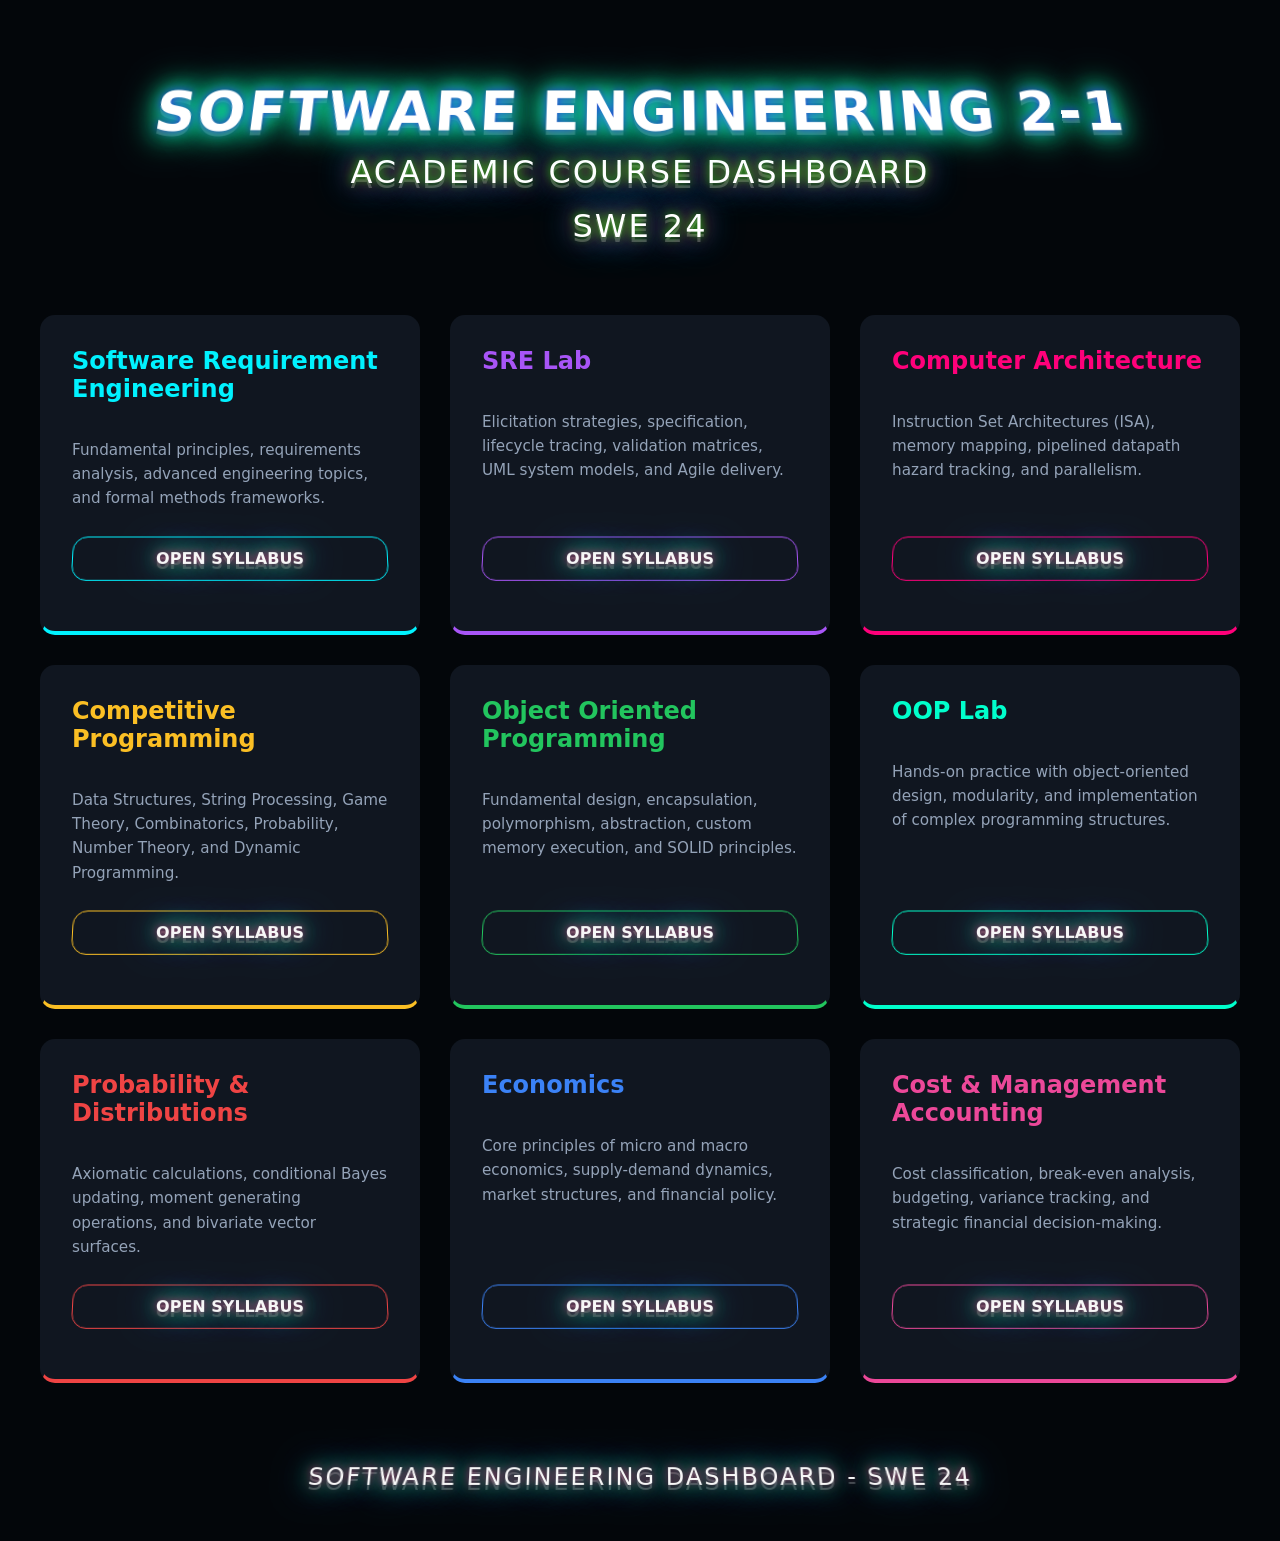
<file: index.html>
<!DOCTYPE html>
<html lang="en">

<head>
    <meta charset="UTF-8">
    <meta name="viewport" content="width=device-width, initial-scale=1.0">
    <title>Software Engineering Dashboard 2-1</title>
    <link rel="stylesheet" href="style.css">
</head>

<body>
    <div class="container">
        <header>
            <h1>Software Engineering 2-1</h1>
            <p1>Academic Course Dashboard</p1>
            <p>
                <p2>SWE 24</p2>
        </header>

        <div class="grid">
            <a href="SRE.html" class="card c1">
                <h2>Software Requirement Engineering</h2>
                <p>Fundamental principles, requirements analysis, advanced engineering topics, and formal methods
                    frameworks.</p>
                <div class="btn">OPEN SYLLABUS</div>
            </a>
            <a href="SRS_Lab.html" class="card c2">
                <h2>SRE Lab</h2>
                <p>Elicitation strategies, specification, lifecycle tracing, validation matrices, UML system models, and
                    Agile delivery.</p>
                <div class="btn">OPEN SYLLABUS</div>
            </a>
            <a href="Computer_Architecture.html" class="card c3">
                <h2>Computer Architecture</h2>
                <p>Instruction Set Architectures (ISA), memory mapping, pipelined datapath hazard tracking, and
                    parallelism.</p>
                <div class="btn">OPEN SYLLABUS</div>
            </a>
            <a href="Competitive_Programminig.html" class="card c4">
                <h2>Competitive Programming</h2>
                <p>Data Structures, String Processing, Game Theory, Combinatorics, Probability, Number Theory, and
                    Dynamic Programming.</p>
                <div class="btn">OPEN SYLLABUS</div>
            </a>
            <a href="OOP.html" class="card c5">
                <h2>Object Oriented Programming</h2>
                <p>Fundamental design, encapsulation, polymorphism, abstraction, custom memory execution, and SOLID
                    principles.</p>
                <div class="btn">OPEN SYLLABUS</div>
            </a>
            <a href="OOP_Lab.html" class="card c6">
                <h2>OOP Lab</h2>
                <p>Hands-on practice with object-oriented design, modularity, and implementation of complex programming
                    structures.</p>
                <div class="btn">OPEN SYLLABUS</div>
            </a>
            <a href="probability_syllabus.html" class="card c7">
                <h2>Probability & Distributions</h2>
                <p>Axiomatic calculations, conditional Bayes updating, moment generating operations, and bivariate
                    vector surfaces.</p>
                <div class="btn">OPEN SYLLABUS</div>
            </a>
            <a href="ECO.html" class="card c8">
                <h2>Economics</h2>
                <p>Core principles of micro and macro economics, supply-demand dynamics, market structures, and
                    financial policy.</p>
                <div class="btn">OPEN SYLLABUS</div>
            </a>
            <a href="CMA.html" class="card c9">
                <h2>Cost & Management Accounting</h2>
                <p>Cost classification, break-even analysis, budgeting, variance tracking, and strategic financial
                    decision-making.</p>
                <div class="btn">OPEN SYLLABUS</div>
            </a>
        </div>

        <footer>
            <p>Software Engineering Dashboard - SWE 24</p>
        </footer>
    </div>
</body>

</html>
</file>
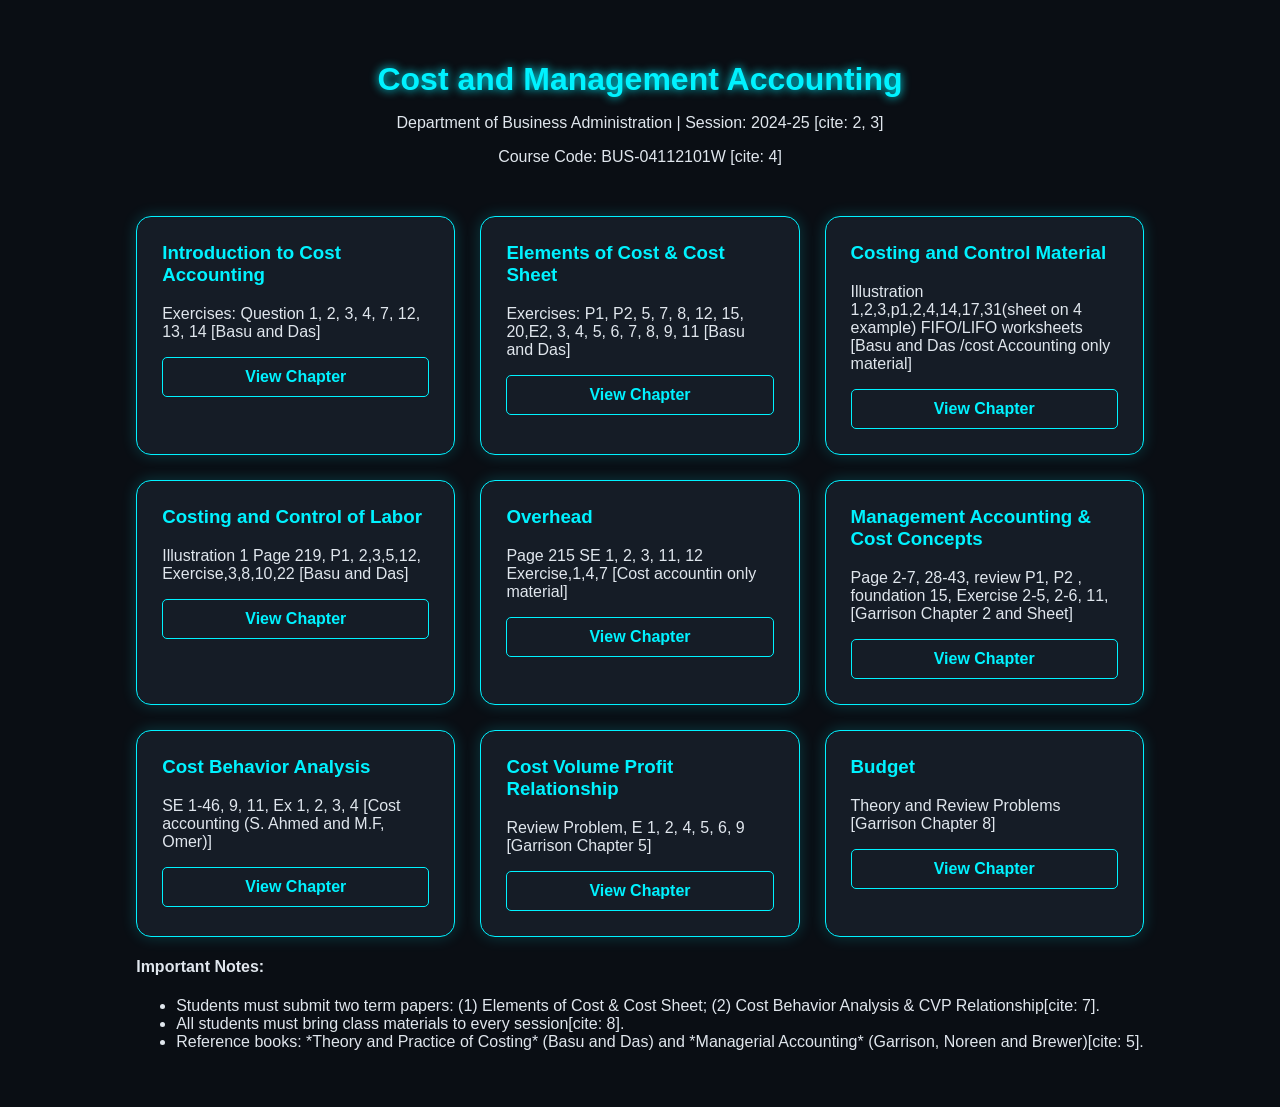
<file: CMA.html>
<!DOCTYPE html>
<html lang="en">

<head>
    <meta charset="UTF-8">
    <meta name="viewport" content="width=device-width, initial-scale=1.0">
    <title>BUS-2101w Course Dashboard</title>
    <style>
        :root {
            --neon-blue: #00f2ff;
            --dark-bg: #0a0e14;
            --card-bg: #151c26;
            --text-color: #e0e6ed;
        }

        body {
            background-color: var(--dark-bg);
            color: var(--text-color);
            font-family: 'Segoe UI', sans-serif;
            margin: 0;
            padding: 40px 20px;
            display: flex;
            justify-content: center;
        }

        .container {
            max-width: 1000px;
            width: 100%;
        }

        header {
            text-align: center;
            margin-bottom: 50px;
        }

        h1 {
            color: var(--neon-blue);
            text-shadow: 0 0 10px var(--neon-blue);
            margin-bottom: 10px;
        }

        .grid {
            display: grid;
            grid-template-columns: repeat(auto-fit, minmax(280px, 1fr));
            gap: 25px;
        }

        .card {
            background: var(--card-bg);
            padding: 25px;
            border-radius: 15px;
            border: 1px solid var(--neon-blue);
            box-shadow: 0 0 15px rgba(0, 242, 255, 0.2);
            transition: 0.3s;
        }

        .card:hover {
            box-shadow: 0 0 25px var(--neon-blue);
            transform: scale(1.02);
        }

        .card h3 {
            color: var(--neon-blue);
            margin-top: 0;
        }

        .btn {
            display: block;
            text-align: center;
            margin-top: 15px;
            padding: 10px;
            background: transparent;
            color: var(--neon-blue);
            border: 1px solid var(--neon-blue);
            text-decoration: none;
            border-radius: 5px;
            font-weight: bold;
            transition: 0.3s;
        }

        .btn:hover {
            background: var(--neon-blue);
            color: var(--dark-bg);
        }

        .info-box {
            margin-top: 40px;
            padding: 20px;
            border: 2px dashed var(--neon-blue);
            border-radius: 10px;
        }
    </style>
</head>

<body>

    <div class="dashboard">
        <header>
            <h1>Cost and Management Accounting</h1>
            <p class="meta">Department of Business Administration | Session: 2024-25 [cite: 2, 3]</p>
            <p>Course Code: BUS-04112101W [cite: 4]</p>
        </header>

        <div class="grid">
            <div class="card">
                <h3>Introduction to Cost Accounting</h3>
                <p>Exercises: Question 1, 2, 3, 4, 7, 12, 13, 14 [Basu and Das]</p>
                <a href="#" class="btn">View Chapter</a>
            </div>
            <div class="card">
                <h3>Elements of Cost & Cost Sheet</h3>
                <p>Exercises: P1, P2, 5, 7, 8, 12, 15, 20,E2, 3, 4, 5, 6, 7, 8, 9, 11 [Basu and Das]</p>
                <a href="#" class="btn">View Chapter</a>
            </div>
            <div class="card">
                <h3>Costing and Control Material</h3>
                <p>Illustration 1,2,3,p1,2,4,14,17,31(sheet on 4 example) FIFO/LIFO worksheets [Basu and Das /cost
                    Accounting only material]</p>
                <a href="#" class="btn">View Chapter</a>
            </div>
            <div class="card">
                <h3>Costing and Control of Labor</h3>
                <p>Illustration 1 Page 219, P1, 2,3,5,12, Exercise,3,8,10,22 [Basu and Das]</p>
                <a href="#" class="btn">View Chapter</a>
            </div>
            <div class="card">
                <h3>Overhead</h3>
                <p>Page 215 SE 1, 2, 3, 11, 12 Exercise,1,4,7 [Cost accountin only material]</p>
                <a href="#" class="btn">View Chapter</a>
            </div>
            <div class="card">
                <h3>Management Accounting & Cost Concepts</h3>
                <p>Page 2-7, 28-43, review P1, P2 , foundation 15, Exercise 2-5, 2-6, 11,[Garrison Chapter 2 and Sheet]
                </p>
                <a href="#" class="btn">View Chapter</a>
            </div>
            <div class="card">
                <h3>Cost Behavior Analysis</h3>
                <p>SE 1-46, 9, 11, Ex 1, 2, 3, 4 [Cost accounting (S. Ahmed and M.F, Omer)]</p>
                <a href="#" class="btn">View Chapter</a>
            </div>
            <div class="card">
                <h3>Cost Volume Profit Relationship</h3>
                <p>Review Problem, E 1, 2, 4, 5, 6, 9 [Garrison Chapter 5]</p>
                <a href="#" class="btn">View Chapter</a>
            </div>
            <div class="card">
                <h3>Budget</h3>
                <p>Theory and Review Problems [Garrison Chapter 8]</p>
                <a href="#" class="btn">View Chapter</a>
            </div>
        </div>

        <div class="footer-note">
            <h4>Important Notes:</h4>
            <ul>
                <li>Students must submit two term papers: (1) Elements of Cost & Cost Sheet; (2) Cost Behavior Analysis
                    & CVP Relationship[cite: 7].</li>
                <li>All students must bring class materials to every session[cite: 8].</li>
                <li>Reference books: *Theory and Practice of Costing* (Basu and Das) and *Managerial Accounting*
                    (Garrison, Noreen and Brewer)[cite: 5].</li>
            </ul>
        </div>
    </div>

</body>

</html>
</file>
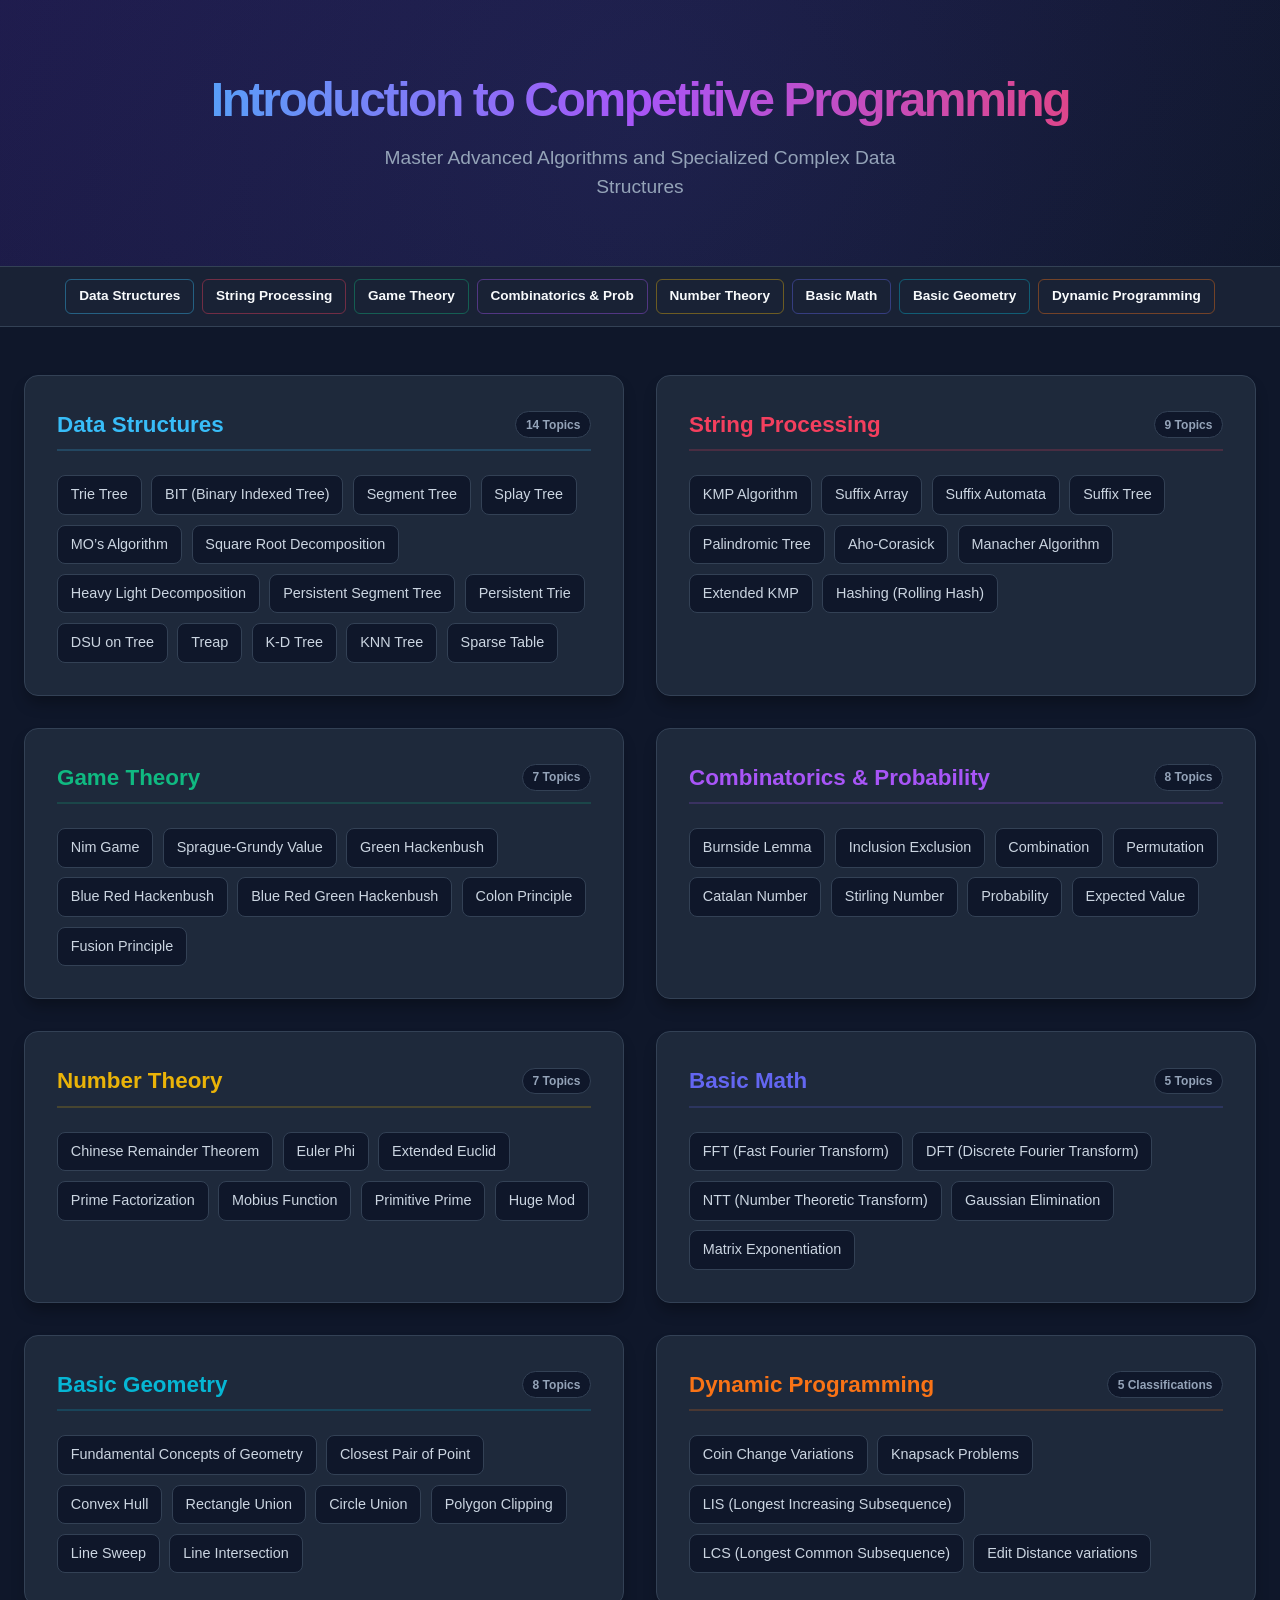
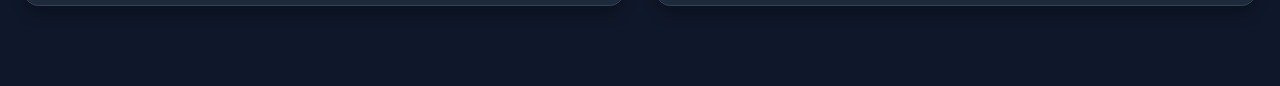
<file: Competitive_Programminig.html>
<!DOCTYPE html>
<html lang="en">

<head>
    <meta charset="UTF-8">
    <meta name="viewport" content="width=device-width, initial-scale=1.0">
    <title>Syllabus: Introduction to Competitive Programming</title>
    <style>
        :root {
            --bg-dark: #0f172a;
            --card-bg: #1e293b;
            --text-main: #f8fafc;
            --text-muted: #94a3b8;

            /* Domain-specific color coding */
            --color-ds: #38bdf8;
            /* Light Blue */
            --color-string: #f43f5e;
            /* Rose */
            --color-game: #10b981;
            /* Emerald */
            --color-comb: #a855f7;
            /* Purple */
            --color-nt: #eab308;
            /* Yellow */
            --color-math: #6366f1;
            /* Indigo */
            --color-geom: #06b6d4;
            /* Cyan */
            --color-dp: #f97316;
            /* Orange */
        }

        * {
            box-sizing: border-box;
            margin: 0;
            padding: 0;
        }

        body {
            font-family: 'Segoe UI', Roboto, Helvetica, Arial, sans-serif;
            background-color: var(--bg-dark);
            color: var(--text-main);
            line-height: 1.5;
            padding-bottom: 5rem;
        }

        /* Hero Header banner */
        header {
            position: relative;
            background: linear-gradient(135deg, #1e1b4b 0%, #0f172a 100%);
            padding: 4rem 2rem;
            text-align: center;
            border-bottom: 1px solid #334155;
            overflow: hidden;
        }

        header::before {
            content: '';
            position: absolute;
            top: -50%;
            left: -50%;
            width: 200%;
            height: 200%;
            background: radial-gradient(circle, rgba(99, 102, 241, 0.1) 0%, transparent 60%);
            z-index: 0;
        }

        header h1 {
            font-size: 3rem;
            font-weight: 800;
            letter-spacing: -0.05em;
            background: linear-gradient(to right, #38bdf8, #a855f7, #f43f5e);
            -webkit-background-clip: text;
            -webkit-text-fill-color: transparent;
            margin-bottom: 0.5rem;
            position: relative;
            z-index: 1;
        }

        header p {
            font-size: 1.2rem;
            color: var(--text-muted);
            max-width: 600px;
            margin: 0 auto;
            position: relative;
            z-index: 1;
        }

        /* Quick Navigation Bar */
        nav {
            background-color: rgba(30, 41, 59, 0.7);
            backdrop-filter: blur(8px);
            position: sticky;
            top: 0;
            z-index: 10;
            border-bottom: 1px solid #334155;
            padding: 0.75rem 1rem;
        }

        .nav-container {
            max-width: 1300px;
            margin: 0 auto;
            display: flex;
            flex-wrap: wrap;
            justify-content: center;
            gap: 0.5rem;
        }

        .nav-link {
            color: var(--text-main);
            text-decoration: none;
            font-size: 0.85rem;
            font-weight: 600;
            padding: 0.4rem 0.8rem;
            border-radius: 6px;
            transition: all 0.2s ease;
            border: 1px solid transparent;
        }

        .nav-link:hover {
            background: #334155;
        }

        /* Color configurations for nav tags */
        .n-ds {
            border-color: rgba(56, 189, 248, 0.4);
        }

        .n-str {
            border-color: rgba(244, 63, 94, 0.4);
        }

        .n-game {
            border-color: rgba(16, 185, 129, 0.4);
        }

        .n-comb {
            border-color: rgba(168, 85, 247, 0.4);
        }

        .n-nt {
            border-color: rgba(234, 179, 8, 0.4);
        }

        .n-math {
            border-color: rgba(99, 102, 241, 0.4);
        }

        .n-geom {
            border-color: rgba(6, 182, 212, 0.4);
        }

        .n-dp {
            border-color: rgba(249, 115, 22, 0.4);
        }

        /* Main layout container */
        .main-container {
            max-width: 1300px;
            margin: 3rem auto 0 auto;
            padding: 0 1.5rem;
            display: grid;
            grid-template-columns: repeat(auto-fill, minmax(400px, 1fr));
            gap: 2rem;
        }

        @media (max-width: 480px) {
            .main-container {
                grid-template-columns: 1fr;
            }

            header h1 {
                font-size: 2rem;
            }
        }

        /* Domain Module Cards */
        .section-card {
            background-color: var(--card-bg);
            border: 1px solid #334155;
            border-radius: 14px;
            padding: 2rem;
            box-shadow: 0 10px 15px -3px rgba(0, 0, 0, 0.3);
            transition: transform 0.3s cubic-bezier(0.4, 0, 0.2, 1), box-shadow 0.3s ease;
            display: flex;
            flex-direction: column;
            scroll-margin-top: 5rem;
        }

        .section-card:hover {
            transform: translateY(-4px);
        }

        /* Individual Card Headings mapped to domain variables */
        .section-card h2 {
            font-size: 1.4rem;
            font-weight: 700;
            margin-bottom: 1.5rem;
            padding-bottom: 0.5rem;
            border-bottom: 2px solid #334155;
            display: flex;
            align-items: center;
            justify-content: space-between;
        }

        /* Card dynamic accents via custom classes */
        .ds-card h2 {
            color: var(--color-ds);
            border-bottom-color: rgba(56, 189, 248, 0.2);
        }

        .str-card h2 {
            color: var(--color-string);
            border-bottom-color: rgba(244, 63, 94, 0.2);
        }

        .game-card h2 {
            color: var(--color-game);
            border-bottom-color: rgba(16, 185, 129, 0.2);
        }

        .comb-card h2 {
            color: var(--color-comb);
            border-bottom-color: rgba(168, 85, 247, 0.2);
        }

        .nt-card h2 {
            color: var(--color-nt);
            border-bottom-color: rgba(234, 179, 8, 0.2);
        }

        .math-card h2 {
            color: var(--color-math);
            border-bottom-color: rgba(99, 102, 241, 0.2);
        }

        .geom-card h2 {
            color: var(--color-geom);
            border-bottom-color: rgba(6, 182, 212, 0.2);
        }

        .dp-card h2 {
            color: var(--color-dp);
            border-bottom-color: rgba(249, 115, 22, 0.2);
        }

        .ds-card:hover {
            box-shadow: 0 10px 30px -10px rgba(56, 189, 248, 0.3);
        }

        .str-card:hover {
            box-shadow: 0 10px 30px -10px rgba(244, 63, 94, 0.3);
        }

        .game-card:hover {
            box-shadow: 0 10px 30px -10px rgba(16, 185, 129, 0.3);
        }

        .comb-card:hover {
            box-shadow: 0 10px 30px -10px rgba(168, 85, 247, 0.3);
        }

        .nt-card:hover {
            box-shadow: 0 10px 30px -10px rgba(234, 179, 8, 0.3);
        }

        .math-card:hover {
            box-shadow: 0 10px 30px -10px rgba(99, 102, 241, 0.3);
        }

        .geom-card:hover {
            box-shadow: 0 10px 30px -10px rgba(6, 182, 212, 0.3);
        }

        .dp-card:hover {
            box-shadow: 0 10px 30px -10px rgba(249, 115, 22, 0.3);
        }

        /* Topics internal grouping flexbox */
        .topic-container {
            display: flex;
            flex-wrap: wrap;
            gap: 0.6rem;
        }

        /* Interactive micro-pills */
        .topic-pill {
            background-color: #0f172a;
            border: 1px solid #334155;
            border-radius: 8px;
            padding: 0.5rem 0.8rem;
            font-size: 0.9rem;
            color: #cbd5e1;
            cursor: pointer;
            transition: all 0.2s ease;
        }

        /* Hover styles scoped to their respective domains */
        .ds-card .topic-pill:hover {
            border-color: var(--color-ds);
            color: white;
            background: rgba(56, 189, 248, 0.05);
        }

        .str-card .topic-pill:hover {
            border-color: var(--color-string);
            color: white;
            background: rgba(244, 63, 94, 0.05);
        }

        .game-card .topic-pill:hover {
            border-color: var(--color-game);
            color: white;
            background: rgba(16, 185, 129, 0.05);
        }

        .comb-card .topic-pill:hover {
            border-color: var(--color-comb);
            color: white;
            background: rgba(168, 85, 247, 0.05);
        }

        .nt-card .topic-pill:hover {
            border-color: var(--color-nt);
            color: white;
            background: rgba(234, 179, 8, 0.05);
        }

        .math-card .topic-pill:hover {
            border-color: var(--color-math);
            color: white;
            background: rgba(99, 102, 241, 0.05);
        }

        .geom-card .topic-pill:hover {
            border-color: var(--color-geom);
            color: white;
            background: rgba(6, 182, 212, 0.05);
        }

        .dp-card .topic-pill:hover {
            border-color: var(--color-dp);
            color: white;
            background: rgba(249, 115, 22, 0.05);
        }

        /* Custom Badge Counters */
        .count-badge {
            font-size: 0.75rem;
            padding: 0.2rem 0.6rem;
            background: #0f172a;
            border-radius: 20px;
            color: var(--text-muted);
            border: 1px solid #334155;
        }
    </style>
</head>

<body>

    <header>
        <h1>Introduction to Competitive Programming</h1>
        <p>Master Advanced Algorithms and Specialized Complex Data Structures</p>
    </header>

    <nav>
        <div class="nav-container">
            <a href="#ds" class="nav-link n-ds">Data Structures</a>
            <a href="#strings" class="nav-link n-str">String Processing</a>
            <a href="#game" class="nav-link n-game">Game Theory</a>
            <a href="#combinatorics" class="nav-link n-comb">Combinatorics & Prob</a>
            <a href="#nt" class="nav-link n-nt">Number Theory</a>
            <a href="#math" class="nav-link n-math">Basic Math</a>
            <a href="#geometry" class="nav-link n-geom">Basic Geometry</a>
            <a href="#dp" class="nav-link n-dp">Dynamic Programming</a>
        </div>
    </nav>

    <div class="main-container">

        <section id="ds" class="section-card ds-card">
            <h2>Data Structures <span class="count-badge">14 Topics</span></h2>
            <div class="topic-container">
                <div class="topic-pill">Trie Tree</div>
                <div class="topic-pill">BIT (Binary Indexed Tree)</div>
                <div class="topic-pill">Segment Tree</div>
                <div class="topic-pill">Splay Tree</div>
                <div class="topic-pill">MO’s Algorithm</div>
                <div class="topic-pill">Square Root Decomposition</div>
                <div class="topic-pill">Heavy Light Decomposition</div>
                <div class="topic-pill">Persistent Segment Tree</div>
                <div class="topic-pill">Persistent Trie</div>
                <div class="topic-pill">DSU on Tree</div>
                <div class="topic-pill">Treap</div>
                <div class="topic-pill">K-D Tree</div>
                <div class="topic-pill">KNN Tree</div>
                <div class="topic-pill">Sparse Table</div>
            </div>
        </section>

        <section id="strings" class="section-card str-card">
            <h2>String Processing <span class="count-badge">9 Topics</span></h2>
            <div class="topic-container">
                <div class="topic-pill">KMP Algorithm</div>
                <div class="topic-pill">Suffix Array</div>
                <div class="topic-pill">Suffix Automata</div>
                <div class="topic-pill">Suffix Tree</div>
                <div class="topic-pill">Palindromic Tree</div>
                <div class="topic-pill">Aho-Corasick</div>
                <div class="topic-pill">Manacher Algorithm</div>
                <div class="topic-pill">Extended KMP</div>
                <div class="topic-pill">Hashing (Rolling Hash)</div>
            </div>
        </section>

        <section id="game" class="section-card game-card">
            <h2>Game Theory <span class="count-badge">7 Topics</span></h2>
            <div class="topic-container">
                <div class="topic-pill">Nim Game</div>
                <div class="topic-pill">Sprague-Grundy Value</div>
                <div class="topic-pill">Green Hackenbush</div>
                <div class="topic-pill">Blue Red Hackenbush</div>
                <div class="topic-pill">Blue Red Green Hackenbush</div>
                <div class="topic-pill">Colon Principle</div>
                <div class="topic-pill">Fusion Principle</div>
            </div>
        </section>

        <section id="combinatorics" class="section-card comb-card">
            <h2>Combinatorics & Probability <span class="count-badge">8 Topics</span></h2>
            <div class="topic-container">
                <div class="topic-pill">Burnside Lemma</div>
                <div class="topic-pill">Inclusion Exclusion</div>
                <div class="topic-pill">Combination</div>
                <div class="topic-pill">Permutation</div>
                <div class="topic-pill">Catalan Number</div>
                <div class="topic-pill">Stirling Number</div>
                <div class="topic-pill">Probability</div>
                <div class="topic-pill">Expected Value</div>
            </div>
        </section>

        <section id="nt" class="section-card nt-card">
            <h2>Number Theory <span class="count-badge">7 Topics</span></h2>
            <div class="topic-container">
                <div class="topic-pill">Chinese Remainder Theorem</div>
                <div class="topic-pill">Euler Phi</div>
                <div class="topic-pill">Extended Euclid</div>
                <div class="topic-pill">Prime Factorization</div>
                <div class="topic-pill">Mobius Function</div>
                <div class="topic-pill">Primitive Prime</div>
                <div class="topic-pill">Huge Mod</div>
            </div>
        </section>

        <section id="math" class="section-card math-card">
            <h2>Basic Math <span class="count-badge">5 Topics</span></h2>
            <div class="topic-container">
                <div class="topic-pill">FFT (Fast Fourier Transform)</div>
                <div class="topic-pill">DFT (Discrete Fourier Transform)</div>
                <div class="topic-pill">NTT (Number Theoretic Transform)</div>
                <div class="topic-pill">Gaussian Elimination</div>
                <div class="topic-pill">Matrix Exponentiation</div>
            </div>
        </section>

        <section id="geometry" class="section-card geom-card">
            <h2>Basic Geometry <span class="count-badge">8 Topics</span></h2>
            <div class="topic-container">
                <div class="topic-pill">Fundamental Concepts of Geometry</div>
                <div class="topic-pill">Closest Pair of Point</div>
                <div class="topic-pill">Convex Hull</div>
                <div class="topic-pill">Rectangle Union</div>
                <div class="topic-pill">Circle Union</div>
                <div class="topic-pill">Polygon Clipping</div>
                <div class="topic-pill">Line Sweep</div>
                <div class="topic-pill">Line Intersection</div>
            </div>
        </section>

        <section id="dp" class="section-card dp-card">
            <h2>Dynamic Programming <span class="count-badge">5 Classifications</span></h2>
            <div class="topic-container">
                <div class="topic-pill">Coin Change Variations</div>
                <div class="topic-pill">Knapsack Problems</div>
                <div class="topic-pill">LIS (Longest Increasing Subsequence)</div>
                <div class="topic-pill">LCS (Longest Common Subsequence)</div>
                <div class="topic-pill">Edit Distance variations</div>
            </div>
        </section>

    </div>

</body>

</html>
</file>
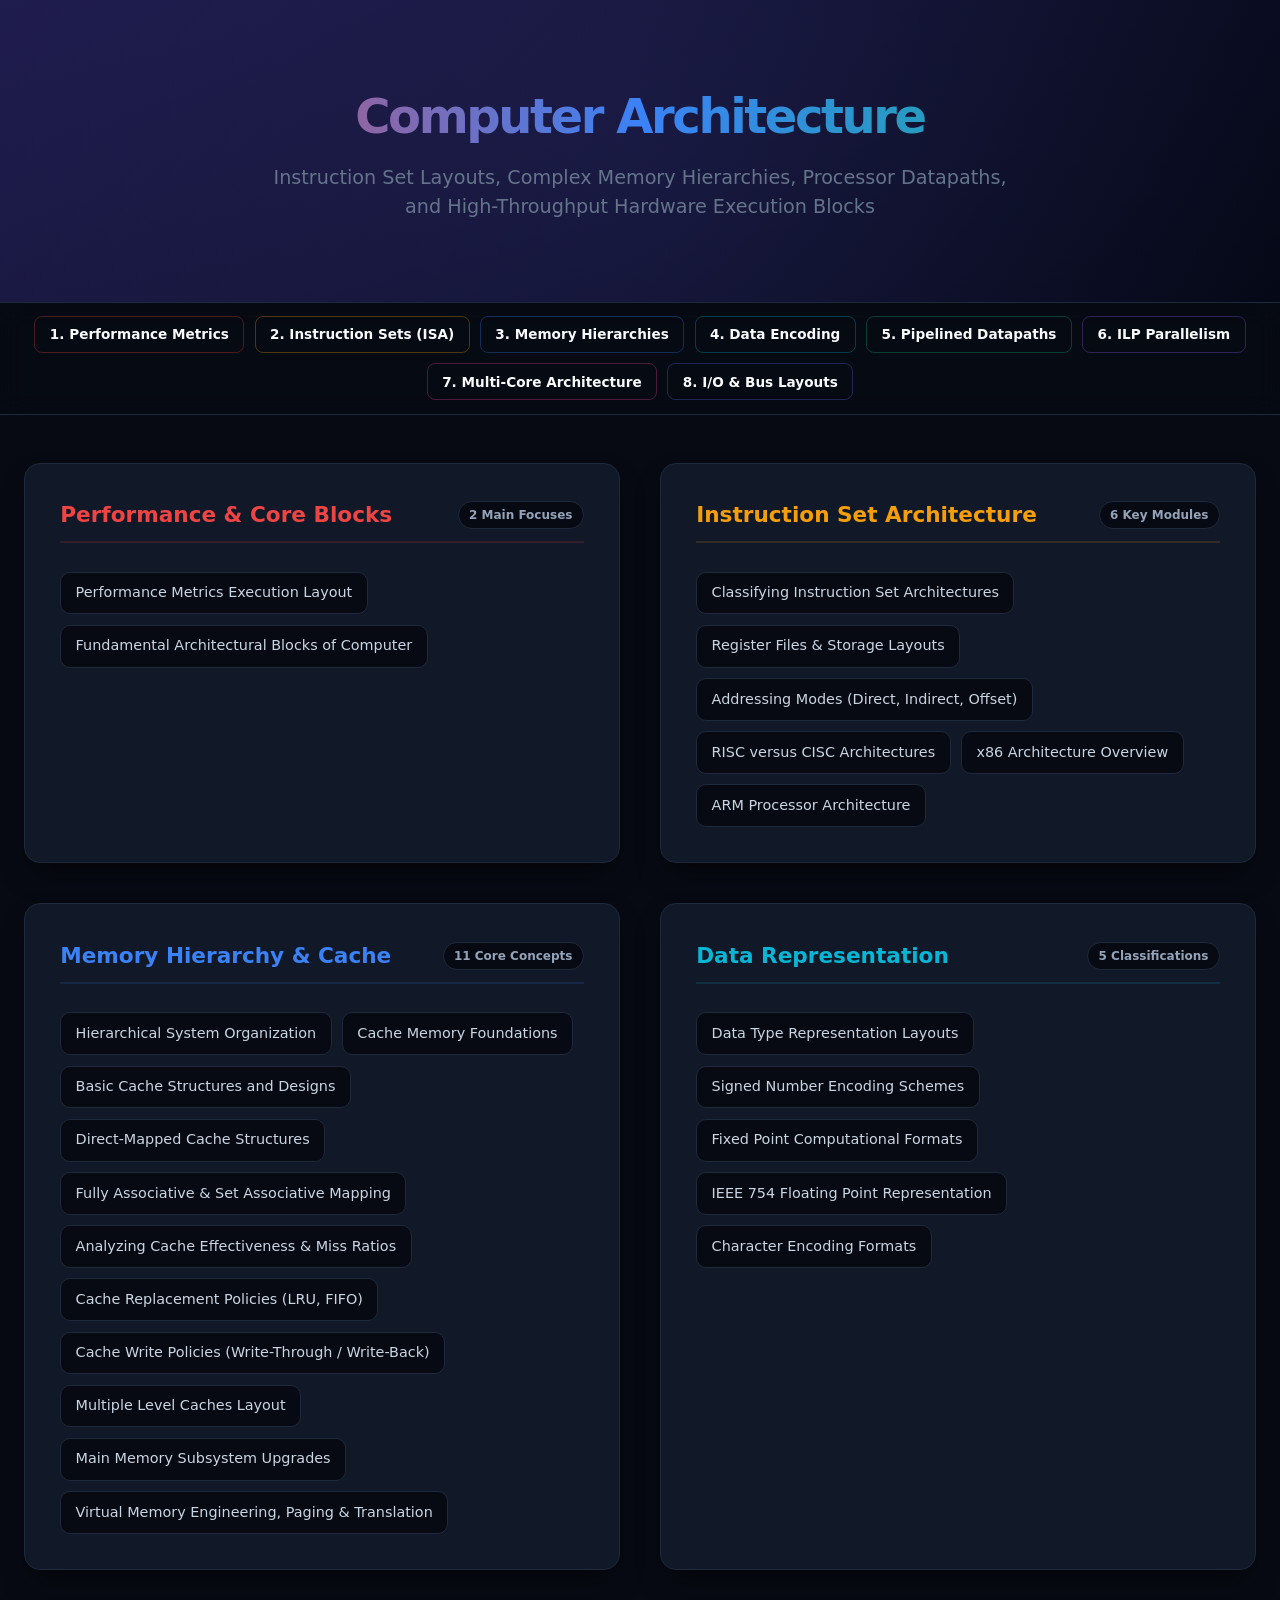
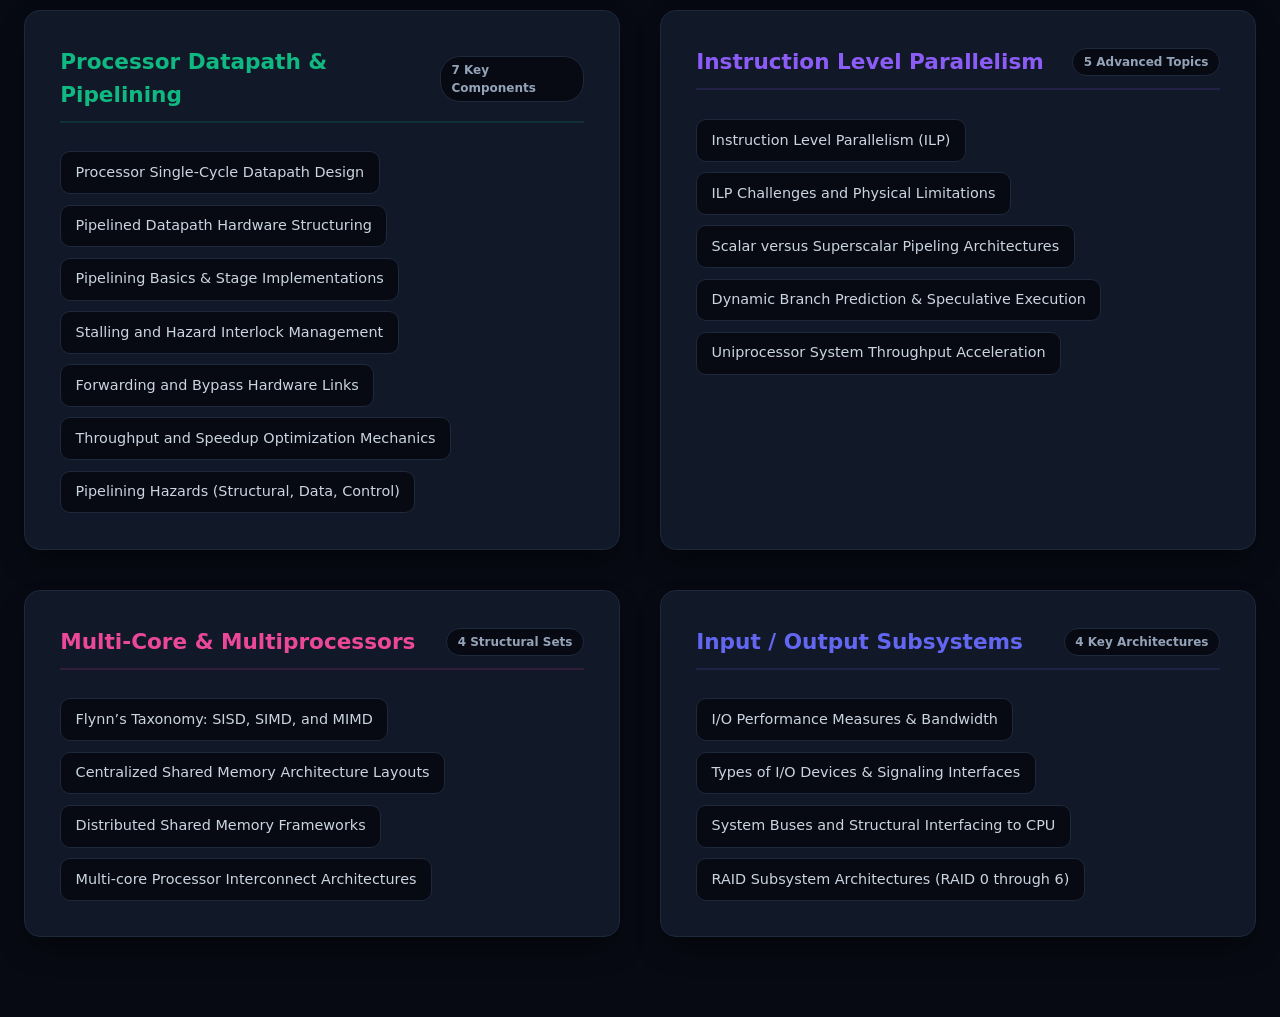
<file: Computer_Architecture.htm>
<!DOCTYPE html>
<html lang="en">

<head>
    <meta charset="UTF-8">
    <meta name="viewport" content="width=device-width, initial-scale=1.0">
    <title>Syllabus: Computer Architecture</title>
    <style>
        :root {
            --bg-dark: #070a13;
            --card-bg: #111827;
            --card-hover-border: #334155;
            --text-main: #f8fafc;
            --text-muted: #64748b;

            /* High-performance hardware color accents */
            --clr-perf: #ef4444;
            /* Ruby Red */
            --clr-isa: #f59e0b;
            /* Hardware Amber */
            --clr-memory: #3b82f6;
            /* Deep Sapphire Blue */
            --clr-data: #06b6d4;
            /* Neon Cyan */
            --clr-pipe: #10b981;
            /* Silicon Green */
            --clr-parallel: #8b5cf6;
            /* Parallel Violet */
            --clr-multicore: #ec4899;
            /* Multi-Core Pink */
            --clr-io: #6366f1;
            /* Indigo Bus */
        }

        * {
            box-sizing: border-box;
            margin: 0;
            padding: 0;
        }

        body {
            font-family: 'Segoe UI', system-ui, -apple-system, sans-serif;
            background-color: var(--bg-dark);
            color: var(--text-main);
            line-height: 1.5;
            padding-bottom: 5rem;
        }

        /* Ambient subtle grid / gradient header background */
        header {
            position: relative;
            background: linear-gradient(135deg, #1e1b4b 0%, #030712 100%);
            padding: 5rem 2rem;
            text-align: center;
            border-bottom: 1px solid #1e293b;
            overflow: hidden;
        }

        header::before {
            content: '';
            position: absolute;
            top: -50%;
            left: -50%;
            width: 200%;
            height: 200%;
            background: radial-gradient(circle, rgba(99, 102, 241, 0.1) 0%, transparent 60%);
            z-index: 0;
            pointer-events: none;
        }

        header h1 {
            font-size: 3rem;
            font-weight: 800;
            letter-spacing: -0.05em;
            background: linear-gradient(to right, var(--clr-perf), var(--clr-memory), var(--clr-pipe));
            -webkit-background-clip: text;
            -webkit-text-fill-color: transparent;
            margin-bottom: 0.75rem;
            position: relative;
            z-index: 1;
        }

        header p {
            font-size: 1.2rem;
            color: var(--text-muted);
            max-width: 750px;
            margin: 0 auto;
            position: relative;
            z-index: 1;
        }

        /* Sticky Navigation Architecture */
        nav {
            background-color: rgba(7, 10, 19, 0.8);
            backdrop-filter: blur(12px);
            -webkit-backdrop-filter: blur(12px);
            position: sticky;
            top: 0;
            z-index: 10;
            border-bottom: 1px solid #1e293b;
            padding: 0.85rem 1rem;
        }

        .nav-container {
            max-width: 1400px;
            margin: 0 auto;
            display: flex;
            flex-wrap: wrap;
            justify-content: center;
            gap: 0.65rem;
        }

        .nav-link {
            color: var(--text-main);
            text-decoration: none;
            font-size: 0.85rem;
            font-weight: 600;
            padding: 0.45rem 0.9rem;
            border-radius: 8px;
            transition: all 0.2s cubic-bezier(0.4, 0, 0.2, 1);
            border: 1px solid transparent;
        }

        .nav-link:hover {
            background: #1e293b;
        }

        /* Nav Accent Bindings */
        .n-pf {
            border-color: rgba(239, 68, 68, 0.3);
        }

        .n-is {
            border-color: rgba(245, 158, 11, 0.3);
        }

        .n-mm {
            border-color: rgba(59, 130, 246, 0.3);
        }

        .n-dt {
            border-color: rgba(6, 182, 212, 0.3);
        }

        .n-pp {
            border-color: rgba(16, 185, 129, 0.3);
        }

        .n-pr {
            border-color: rgba(139, 92, 246, 0.3);
        }

        .n-mc {
            border-color: rgba(236, 72, 153, 0.3);
        }

        .n-io {
            border-color: rgba(99, 102, 241, 0.3);
        }

        /* Core System Grid Display */
        .main-container {
            max-width: 1400px;
            margin: 3rem auto 0 auto;
            padding: 0 1.5rem;
            display: grid;
            grid-template-columns: repeat(auto-fill, minmax(430px, 1fr));
            gap: 2.5rem;
        }

        @media (max-width: 540px) {
            .main-container {
                grid-template-columns: 1fr;
            }

            header h1 {
                font-size: 2.2rem;
            }
        }

        /* Computer Architecture Segment Cards */
        .section-card {
            background-color: var(--card-bg);
            border: 1px solid #1e293b;
            border-radius: 16px;
            padding: 2.2rem;
            box-shadow: 0 15px 30px -10px rgba(0, 0, 0, 0.6);
            transition: transform 0.3s cubic-bezier(0.4, 0, 0.2, 1), box-shadow 0.3s ease, border-color 0.3s ease;
            display: flex;
            flex-direction: column;
            scroll-margin-top: 5.5rem;
        }

        .section-card:hover {
            transform: translateY(-5px);
            border-color: var(--card-hover-border);
        }

        /* Headings Logic Configuration */
        .section-card h2 {
            font-size: 1.35rem;
            font-weight: 700;
            margin-bottom: 1.8rem;
            padding-bottom: 0.6rem;
            border-bottom: 2px solid #1e293b;
            display: flex;
            align-items: center;
            justify-content: space-between;
        }

        /* Dynamic Custom Color Card Injectors */
        .card-perf h2 {
            color: var(--clr-perf);
            border-bottom-color: rgba(239, 68, 68, 0.15);
        }

        .card-isa h2 {
            color: var(--clr-isa);
            border-bottom-color: rgba(245, 158, 11, 0.15);
        }

        .card-memory h2 {
            color: var(--clr-memory);
            border-bottom-color: rgba(59, 130, 246, 0.15);
        }

        .card-data h2 {
            color: var(--clr-data);
            border-bottom-color: rgba(6, 182, 212, 0.15);
        }

        .card-pipe h2 {
            color: var(--clr-pipe);
            border-bottom-color: rgba(16, 185, 129, 0.15);
        }

        .card-parallel h2 {
            color: var(--clr-parallel);
            border-bottom-color: rgba(139, 92, 246, 0.15);
        }

        .card-multicore h2 {
            color: var(--clr-multicore);
            border-bottom-color: rgba(236, 72, 153, 0.15);
        }

        .card-io h2 {
            color: var(--clr-io);
            border-bottom-color: rgba(99, 102, 241, 0.15);
        }

        /* Box Glow Enhancements on Card Hover state */
        .card-perf:hover {
            box-shadow: 0 15px 35px -10px rgba(239, 68, 68, 0.2);
        }

        .card-isa:hover {
            box-shadow: 0 15px 35px -10px rgba(245, 158, 11, 0.2);
        }

        .card-memory:hover {
            box-shadow: 0 15px 35px -10px rgba(59, 130, 246, 0.2);
        }

        .card-data:hover {
            box-shadow: 0 15px 35px -10px rgba(6, 182, 212, 0.2);
        }

        .card-pipe:hover {
            box-shadow: 0 15px 35px -10px rgba(16, 185, 129, 0.2);
        }

        .card-parallel:hover {
            box-shadow: 0 15px 35px -10px rgba(139, 92, 246, 0.2);
        }

        .card-multicore:hover {
            box-shadow: 0 15px 35px -10px rgba(236, 72, 153, 0.2);
        }

        .card-io:hover {
            box-shadow: 0 15px 35px -10px rgba(99, 102, 241, 0.2);
        }

        /* Layout Elements Group Wrapper */
        .topic-group {
            display: flex;
            flex-wrap: wrap;
            gap: 0.65rem;
        }

        /* Hardware System Microchips */
        .topic-pill {
            background-color: var(--bg-dark);
            border: 1px solid #1e293b;
            border-radius: 10px;
            padding: 0.6rem 0.9rem;
            font-size: 0.9rem;
            color: #cbd5e1;
            cursor: default;
            transition: all 0.2s cubic-bezier(0.4, 0, 0.2, 1);
        }

        /* Microchip Hover Action Listeners */
        .card-perf .topic-pill:hover {
            border-color: var(--clr-perf);
            color: #fff;
            background: rgba(239, 68, 68, 0.04);
            transform: scale(1.02);
        }

        .card-isa .topic-pill:hover {
            border-color: var(--clr-isa);
            color: #fff;
            background: rgba(245, 158, 11, 0.04);
            transform: scale(1.02);
        }

        .card-memory .topic-pill:hover {
            border-color: var(--clr-memory);
            color: #fff;
            background: rgba(59, 130, 246, 0.04);
            transform: scale(1.02);
        }

        .card-data .topic-pill:hover {
            border-color: var(--clr-data);
            color: #fff;
            background: rgba(6, 182, 212, 0.04);
            transform: scale(1.02);
        }

        .card-pipe .topic-pill:hover {
            border-color: var(--clr-pipe);
            color: #fff;
            background: rgba(16, 185, 129, 0.04);
            transform: scale(1.02);
        }

        .card-parallel .topic-pill:hover {
            border-color: var(--clr-parallel);
            color: #fff;
            background: rgba(139, 92, 246, 0.04);
            transform: scale(1.02);
        }

        .card-multicore .topic-pill:hover {
            border-color: var(--clr-multicore);
            color: #fff;
            background: rgba(236, 72, 153, 0.04);
            transform: scale(1.02);
        }

        .card-io .topic-pill:hover {
            border-color: var(--clr-io);
            color: #fff;
            background: rgba(99, 102, 241, 0.04);
            transform: scale(1.02);
        }

        /* Meta metric tracker label badge configuration */
        .meta-counter {
            font-size: 0.75rem;
            font-weight: 600;
            padding: 0.25rem 0.65rem;
            background: #070a13;
            border-radius: 20px;
            color: #94a3b8;
            border: 1px solid #1e293b;
        }
    </style>
</head>

<body>

    <header>
        <h1>Computer Architecture</h1>
        <p>Instruction Set Layouts, Complex Memory Hierarchies, Processor Datapaths, and High-Throughput Hardware
            Execution Blocks</p>
    </header>

    <nav>
        <div class="nav-container">
            <a href="#performance" class="nav-link n-pf">1. Performance Metrics</a>
            <a href="#isa" class="nav-link n-is">2. Instruction Sets (ISA)</a>
            <a href="#memory" class="nav-link n-mm">3. Memory Hierarchies</a>
            <a href="#data" class="nav-link n-dt">4. Data Encoding</a>
            <a href="#pipeline" class="nav-link n-pp">5. Pipelined Datapaths</a>
            <a href="#parallelism" class="nav-link n-pr">6. ILP Parallelism</a>
            <a href="#multicore" class="nav-link n-mc">7. Multi-Core Architecture</a>
            <a href="#io" class="nav-link n-io">8. I/O &amp; Bus Layouts</a>
        </div>
    </nav>

    <div class="main-container">

        <section id="performance" class="section-card card-perf">
            <h2>Performance &amp; Core Blocks <span class="meta-counter">2 Main Focuses</span></h2>
            <div class="topic-group">
                <div class="topic-pill">Performance Metrics Execution Layout</div>
                <div class="topic-pill">Fundamental Architectural Blocks of Computer</div>
            </div>
        </section>

        <section id="isa" class="section-card card-isa">
            <h2>Instruction Set Architecture <span class="meta-counter">6 Key Modules</span></h2>
            <div class="topic-group">
                <div class="topic-pill">Classifying Instruction Set Architectures</div>
                <div class="topic-pill">Register Files &amp; Storage Layouts</div>
                <div class="topic-pill">Addressing Modes (Direct, Indirect, Offset)</div>
                <div class="topic-pill">RISC versus CISC Architectures</div>
                <div class="topic-pill">x86 Architecture Overview</div>
                <div class="topic-pill">ARM Processor Architecture</div>
            </div>
        </section>

        <section id="memory" class="section-card card-memory">
            <h2>Memory Hierarchy &amp; Cache <span class="meta-counter">11 Core Concepts</span></h2>
            <div class="topic-group">
                <div class="topic-pill">Hierarchical System Organization</div>
                <div class="topic-pill">Cache Memory Foundations</div>
                <div class="topic-pill">Basic Cache Structures and Designs</div>
                <div class="topic-pill">Direct-Mapped Cache Structures</div>
                <div class="topic-pill">Fully Associative &amp; Set Associative Mapping</div>
                <div class="topic-pill">Analyzing Cache Effectiveness &amp; Miss Ratios</div>
                <div class="topic-pill">Cache Replacement Policies (LRU, FIFO)</div>
                <div class="topic-pill">Cache Write Policies (Write-Through / Write-Back)</div>
                <div class="topic-pill">Multiple Level Caches Layout</div>
                <div class="topic-pill">Main Memory Subsystem Upgrades</div>
                <div class="topic-pill">Virtual Memory Engineering, Paging &amp; Translation</div>
            </div>
        </section>

        <section id="data" class="section-card card-data">
            <h2>Data Representation <span class="meta-counter">5 Classifications</span></h2>
            <div class="topic-group">
                <div class="topic-pill">Data Type Representation Layouts</div>
                <div class="topic-pill">Signed Number Encoding Schemes</div>
                <div class="topic-pill">Fixed Point Computational Formats</div>
                <div class="topic-pill">IEEE 754 Floating Point Representation</div>
                <div class="topic-pill">Character Encoding Formats</div>
            </div>
        </section>

        <section id="pipeline" class="section-card card-pipe">
            <h2>Processor Datapath &amp; Pipelining <span class="meta-counter">7 Key Components</span></h2>
            <div class="topic-group">
                <div class="topic-pill">Processor Single-Cycle Datapath Design</div>
                <div class="topic-pill">Pipelined Datapath Hardware Structuring</div>
                <div class="topic-pill">Pipelining Basics &amp; Stage Implementations</div>
                <div class="topic-pill">Stalling and Hazard Interlock Management</div>
                <div class="topic-pill">Forwarding and Bypass Hardware Links</div>
                <div class="topic-pill">Throughput and Speedup Optimization Mechanics</div>
                <div class="topic-pill">Pipelining Hazards (Structural, Data, Control)</div>
            </div>
        </section>

        <section id="parallelism" class="section-card card-parallel">
            <h2>Instruction Level Parallelism <span class="meta-counter">5 Advanced Topics</span></h2>
            <div class="topic-group">
                <div class="topic-pill">Instruction Level Parallelism (ILP)</div>
                <div class="topic-pill">ILP Challenges and Physical Limitations</div>
                <div class="topic-pill">Scalar versus Superscalar Pipeling Architectures</div>
                <div class="topic-pill">Dynamic Branch Prediction &amp; Speculative Execution</div>
                <div class="topic-pill">Uniprocessor System Throughput Acceleration</div>
            </div>
        </section>

        <section id="multicore" class="section-card card-multicore">
            <h2>Multi-Core &amp; Multiprocessors <span class="meta-counter">4 Structural Sets</span></h2>
            <div class="topic-group">
                <div class="topic-pill">Flynn’s Taxonomy: SISD, SIMD, and MIMD</div>
                <div class="topic-pill">Centralized Shared Memory Architecture Layouts</div>
                <div class="topic-pill">Distributed Shared Memory Frameworks</div>
                <div class="topic-pill">Multi-core Processor Interconnect Architectures</div>
            </div>
        </section>

        <section id="io" class="section-card card-io">
            <h2>Input / Output Subsystems <span class="meta-counter">4 Key Architectures</span></h2>
            <div class="topic-group">
                <div class="topic-pill">I/O Performance Measures &amp; Bandwidth</div>
                <div class="topic-pill">Types of I/O Devices &amp; Signaling Interfaces</div>
                <div class="topic-pill">System Buses and Structural Interfacing to CPU</div>
                <div class="topic-pill">RAID Subsystem Architectures (RAID 0 through 6)</div>
            </div>
        </section>

    </div>

</body>

</html>
</file>
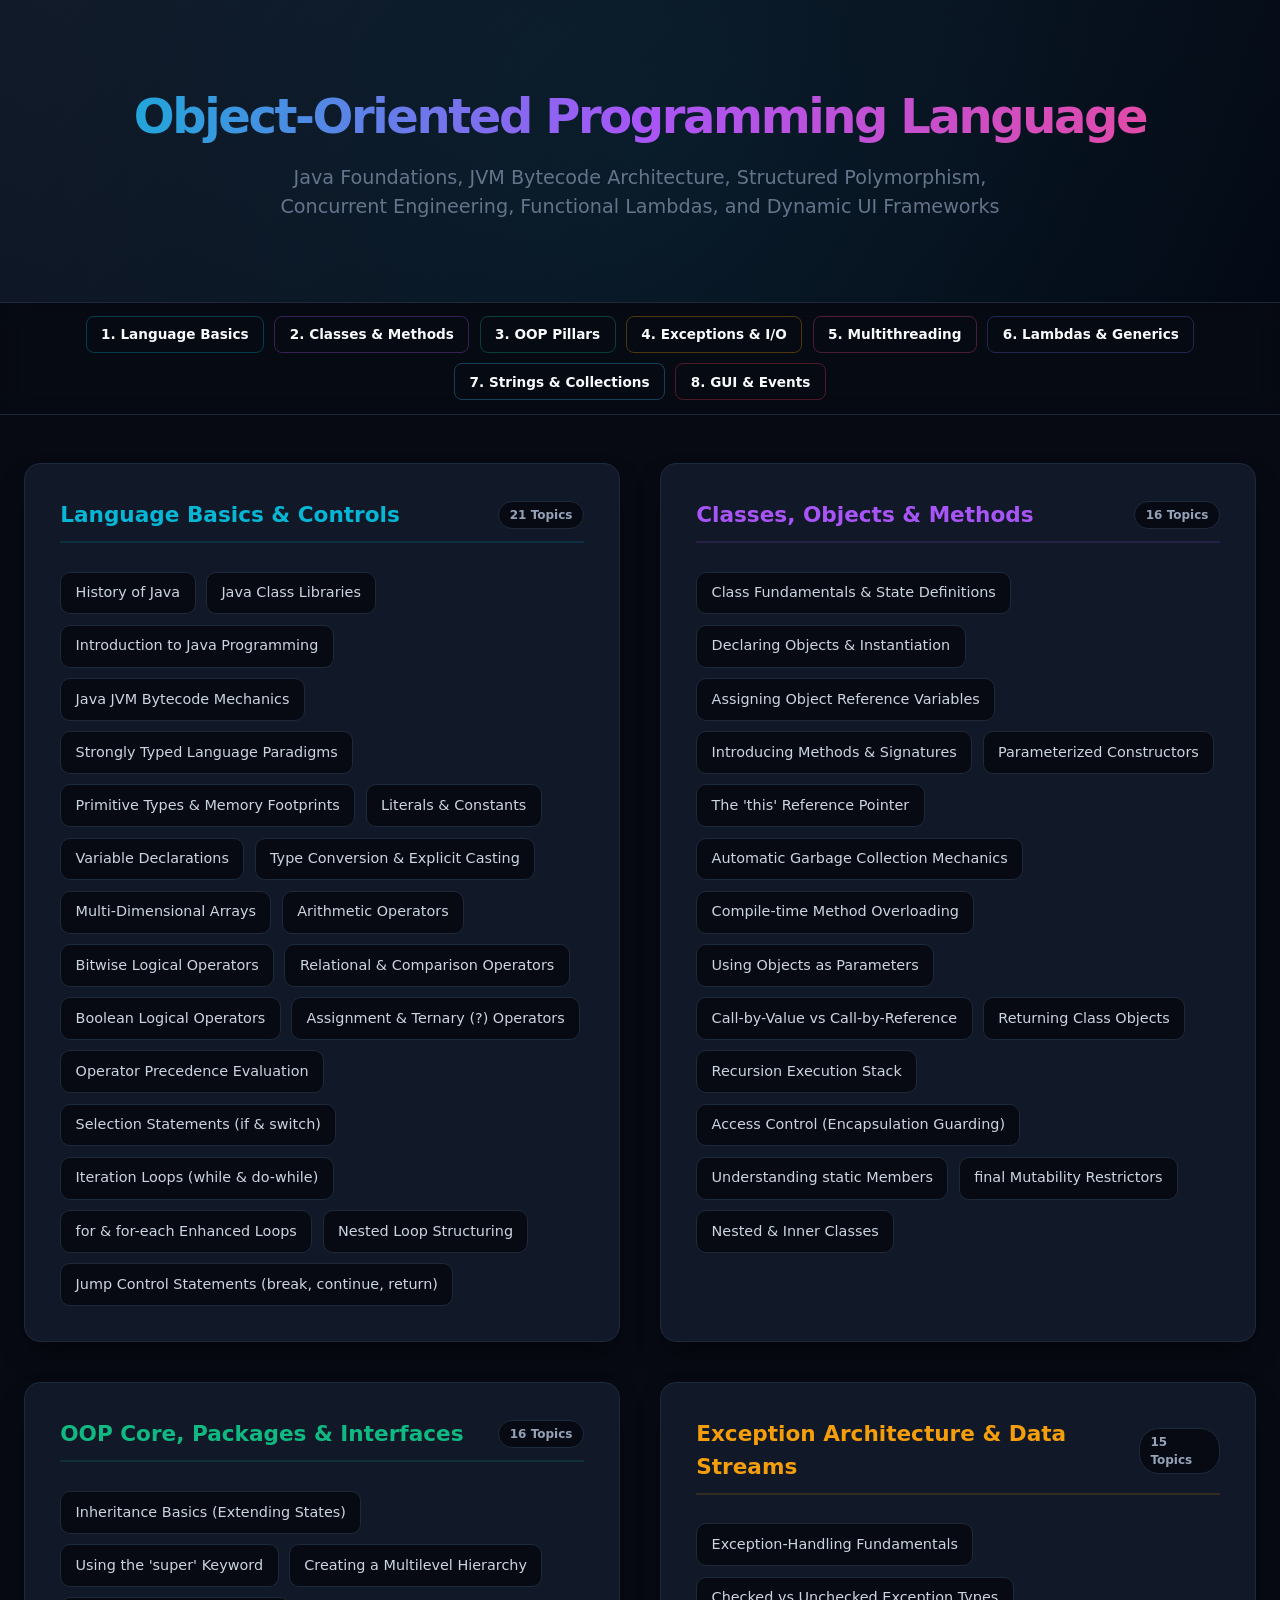
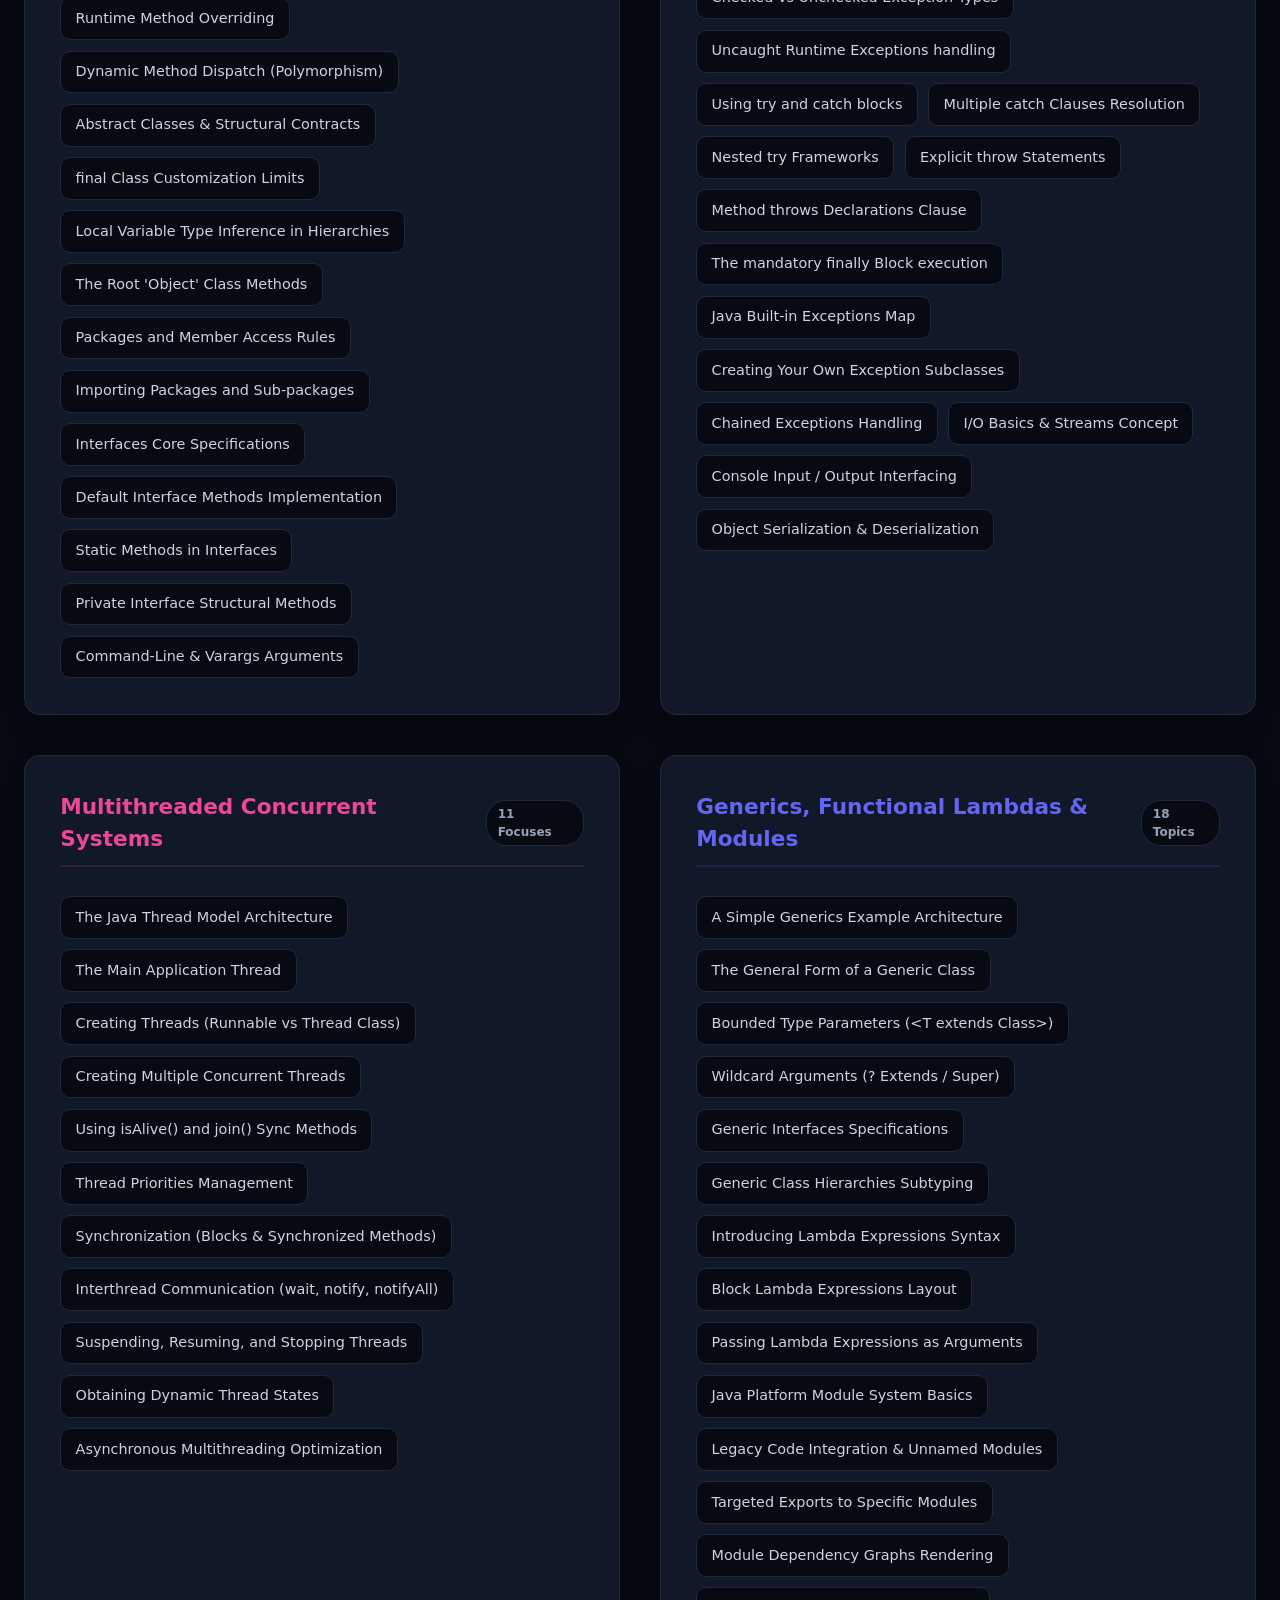
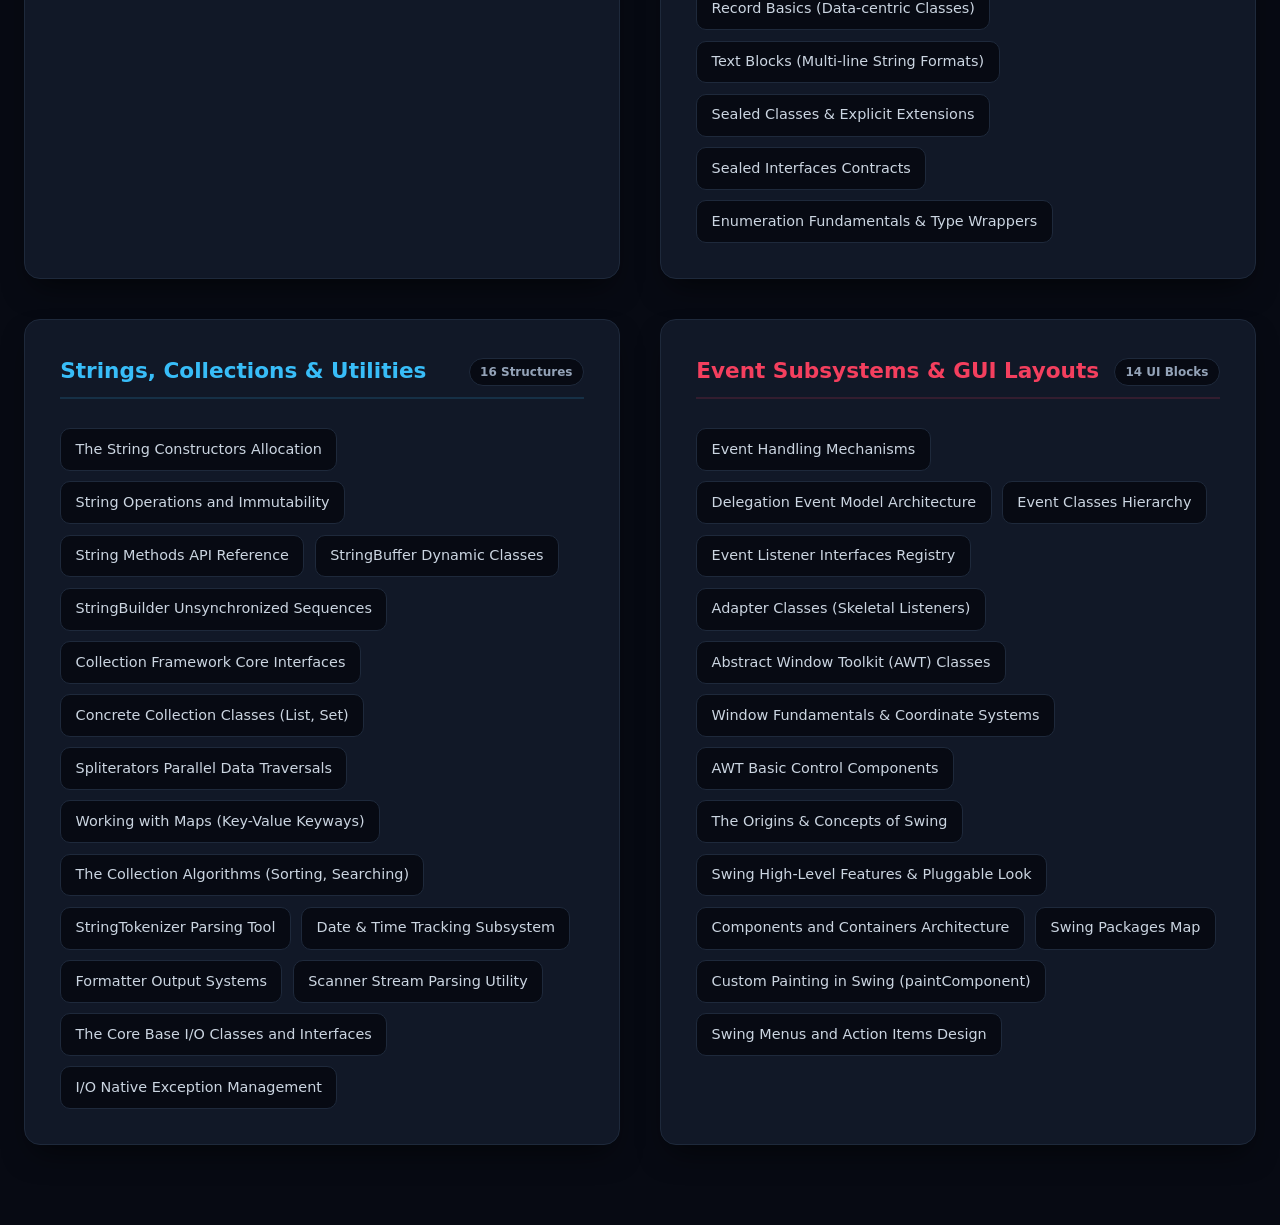
<file: OOP.html>
<!DOCTYPE html>
<html lang="en">

<head>
    <meta charset="UTF-8">
    <meta name="viewport" content="width=device-width, initial-scale=1.0">
    <title>Syllabus: Object Oriented Programming Language (Java)</title>
    <style>
        :root {
            --bg-dark: #070a13;
            --card-bg: #111827;
            --card-hover-border: #334155;
            --text-main: #f8fafc;
            --text-muted: #64748b;

            /* High-vibrancy engineering accents mapped to Java Architecture */
            --clr-basics: #06b6d4;
            /* Cyber Cyan */
            --clr-classes: #a855f7;
            /* Tech Purple */
            --clr-oop: #10b981;
            /* Silicon Green */
            --clr-exceptions: #f59e0b;
            /* Warning Amber */
            --clr-concurrency: #ec4899;
            /* Thread Pink */
            --clr-advanced: #6366f1;
            /* Lambda Indigo */
            --clr-utilities: #38bdf8;
            /* Sky Blue */
            --clr-gui: #f43f5e;
            /* Event Rose */
        }

        * {
            box-sizing: border-box;
            margin: 0;
            padding: 0;
        }

        body {
            font-family: 'Segoe UI', system-ui, -apple-system, sans-serif;
            background-color: var(--bg-dark);
            color: var(--text-main);
            line-height: 1.5;
            padding-bottom: 5rem;
        }

        /* Ambient glowing background header mesh */
        header {
            position: relative;
            background: linear-gradient(135deg, #111827 0%, #030712 100%);
            padding: 5rem 2rem;
            text-align: center;
            border-bottom: 1px solid #1e293b;
            overflow: hidden;
        }

        header::before {
            content: '';
            position: absolute;
            top: -50%;
            left: -50%;
            width: 200%;
            height: 200%;
            background: radial-gradient(circle, rgba(6, 182, 212, 0.08) 0%, transparent 60%);
            z-index: 0;
            pointer-events: none;
        }

        header h1 {
            font-size: 3rem;
            font-weight: 800;
            letter-spacing: -0.05em;
            background: linear-gradient(to right, var(--clr-basics), var(--clr-classes), var(--clr-concurrency));
            -webkit-background-clip: text;
            -webkit-text-fill-color: transparent;
            margin-bottom: 0.75rem;
            position: relative;
            z-index: 1;
        }

        header p {
            font-size: 1.2rem;
            color: var(--text-muted);
            max-width: 800px;
            margin: 0 auto;
            position: relative;
            z-index: 1;
        }

        /* Sticky Navigation Architecture */
        nav {
            background-color: rgba(7, 10, 19, 0.8);
            backdrop-filter: blur(12px);
            -webkit-backdrop-filter: blur(12px);
            position: sticky;
            top: 0;
            z-index: 10;
            border-bottom: 1px solid #1e293b;
            padding: 0.85rem 1rem;
        }

        .nav-container {
            max-width: 1400px;
            margin: 0 auto;
            display: flex;
            flex-wrap: wrap;
            justify-content: center;
            gap: 0.65rem;
        }

        .nav-link {
            color: var(--text-main);
            text-decoration: none;
            font-size: 0.85rem;
            font-weight: 600;
            padding: 0.45rem 0.9rem;
            border-radius: 8px;
            transition: all 0.2s cubic-bezier(0.4, 0, 0.2, 1);
            border: 1px solid transparent;
        }

        .nav-link:hover {
            background: #1e293b;
        }

        /* Nav Accent Bindings */
        .n-bs {
            border-color: rgba(6, 182, 212, 0.3);
        }

        .n-cl {
            border-color: rgba(168, 85, 247, 0.3);
        }

        .n-op {
            border-color: rgba(16, 185, 129, 0.3);
        }

        .n-ex {
            border-color: rgba(245, 158, 11, 0.3);
        }

        .n-th {
            border-color: rgba(236, 72, 153, 0.3);
        }

        .n-ad {
            border-color: rgba(99, 102, 241, 0.3);
        }

        .n-ut {
            border-color: rgba(56, 189, 248, 0.3);
        }

        .n-gu {
            border-color: rgba(244, 63, 94, 0.3);
        }

        /* Core System Grid Display */
        .main-container {
            max-width: 1400px;
            margin: 3rem auto 0 auto;
            padding: 0 1.5rem;
            display: grid;
            grid-template-columns: repeat(auto-fill, minmax(430px, 1fr));
            gap: 2.5rem;
        }

        @media (max-width: 540px) {
            .main-container {
                grid-template-columns: 1fr;
            }

            header h1 {
                font-size: 2.2rem;
            }
        }

        /* Course Segment Cards */
        .section-card {
            background-color: var(--card-bg);
            border: 1px solid #1e293b;
            border-radius: 16px;
            padding: 2.2rem;
            box-shadow: 0 15px 30px -10px rgba(0, 0, 0, 0.6);
            transition: transform 0.3s cubic-bezier(0.4, 0, 0.2, 1), box-shadow 0.3s ease, border-color 0.3s ease;
            display: flex;
            flex-direction: column;
            scroll-margin-top: 5.5rem;
        }

        .section-card:hover {
            transform: translateY(-5px);
            border-color: var(--card-hover-border);
        }

        /* Headings Configuration */
        .section-card h2 {
            font-size: 1.35rem;
            font-weight: 700;
            margin-bottom: 1.8rem;
            padding-bottom: 0.6rem;
            border-bottom: 2px solid #1e293b;
            display: flex;
            align-items: center;
            justify-content: space-between;
        }

        /* Dynamic Custom Color Card Injectors */
        .card-basics h2 {
            color: var(--clr-basics);
            border-bottom-color: rgba(6, 182, 212, 0.15);
        }

        .card-classes h2 {
            color: var(--clr-classes);
            border-bottom-color: rgba(168, 85, 247, 0.15);
        }

        .card-oop h2 {
            color: var(--clr-oop);
            border-bottom-color: rgba(16, 185, 129, 0.15);
        }

        .card-exceptions h2 {
            color: var(--clr-exceptions);
            border-bottom-color: rgba(245, 158, 11, 0.15);
        }

        .card-concurrency h2 {
            color: var(--clr-concurrency);
            border-bottom-color: rgba(236, 72, 153, 0.15);
        }

        .card-advanced h2 {
            color: var(--clr-advanced);
            border-bottom-color: rgba(99, 102, 241, 0.15);
        }

        .card-utilities h2 {
            color: var(--clr-utilities);
            border-bottom-color: rgba(56, 189, 248, 0.15);
        }

        .card-gui h2 {
            color: var(--clr-gui);
            border-bottom-color: rgba(244, 63, 94, 0.15);
        }

        /* Box Glow Enhancements on Card Hover state */
        .card-basics:hover {
            box-shadow: 0 15px 35px -10px rgba(6, 182, 212, 0.2);
        }

        .card-classes:hover {
            box-shadow: 0 15px 35px -10px rgba(168, 85, 247, 0.2);
        }

        .card-oop:hover {
            box-shadow: 0 15px 35px -10px rgba(16, 185, 129, 0.2);
        }

        .card-exceptions:hover {
            box-shadow: 0 15px 35px -10px rgba(245, 158, 11, 0.2);
        }

        .card-concurrency:hover {
            box-shadow: 0 15px 35px -10px rgba(236, 72, 153, 0.2);
        }

        .card-advanced:hover {
            box-shadow: 0 15px 35px -10px rgba(99, 102, 241, 0.2);
        }

        .card-utilities:hover {
            box-shadow: 0 15px 35px -10px rgba(56, 189, 248, 0.2);
        }

        .card-gui:hover {
            box-shadow: 0 15px 35px -10px rgba(244, 63, 94, 0.2);
        }

        /* Layout Elements Group Wrapper */
        .topic-group {
            display: flex;
            flex-wrap: wrap;
            gap: 0.65rem;
        }

        /* Java Component Microchips */
        .topic-pill {
            background-color: var(--bg-dark);
            border: 1px solid #1e293b;
            border-radius: 10px;
            padding: 0.6rem 0.9rem;
            font-size: 0.9rem;
            color: #cbd5e1;
            cursor: default;
            transition: all 0.2s cubic-bezier(0.4, 0, 0.2, 1);
        }

        /* Microchip Hover Action Listeners */
        .card-basics .topic-pill:hover {
            border-color: var(--clr-basics);
            color: #fff;
            background: rgba(6, 182, 212, 0.04);
            transform: scale(1.02);
        }

        .card-classes .topic-pill:hover {
            border-color: var(--clr-classes);
            color: #fff;
            background: rgba(168, 85, 247, 0.04);
            transform: scale(1.02);
        }

        .card-oop .topic-pill:hover {
            border-color: var(--clr-oop);
            color: #fff;
            background: rgba(16, 185, 129, 0.04);
            transform: scale(1.02);
        }

        .card-exceptions .topic-pill:hover {
            border-color: var(--clr-exceptions);
            color: #fff;
            background: rgba(245, 158, 11, 0.04);
            transform: scale(1.02);
        }

        .card-concurrency .topic-pill:hover {
            border-color: var(--clr-concurrency);
            color: #fff;
            background: rgba(236, 72, 153, 0.04);
            transform: scale(1.02);
        }

        .card-advanced .topic-pill:hover {
            border-color: var(--clr-advanced);
            color: #fff;
            background: rgba(99, 102, 241, 0.04);
            transform: scale(1.02);
        }

        .card-utilities .topic-pill:hover {
            border-color: var(--clr-utilities);
            color: #fff;
            background: rgba(56, 189, 248, 0.04);
            transform: scale(1.02);
        }

        .card-gui .topic-pill:hover {
            border-color: var(--clr-gui);
            color: #fff;
            background: rgba(244, 63, 94, 0.04);
            transform: scale(1.02);
        }

        /* Meta metric tracker label badge configuration */
        .meta-counter {
            font-size: 0.75rem;
            font-weight: 600;
            padding: 0.25rem 0.65rem;
            background: #070a13;
            border-radius: 20px;
            color: #94a3b8;
            border: 1px solid #1e293b;
        }
    </style>
</head>

<body>

    <header>
        <h1>Object-Oriented Programming Language</h1>
        <p>Java Foundations, JVM Bytecode Architecture, Structured Polymorphism, Concurrent Engineering, Functional
            Lambdas, and Dynamic UI Frameworks</p>
    </header>

    <nav>
        <div class="nav-container">
            <a href="#basics" class="nav-link n-bs">1. Language Basics</a>
            <a href="#classes" class="nav-link n-cl">2. Classes &amp; Methods</a>
            <a href="#oop" class="nav-link n-op">3. OOP Pillars</a>
            <a href="#exceptions" class="nav-link n-ex">4. Exceptions &amp; I/O</a>
            <a href="#concurrency" class="nav-link n-th">5. Multithreading</a>
            <a href="#advanced" class="nav-link n-ad">6. Lambdas &amp; Generics</a>
            <a href="#utilities" class="nav-link n-ut">7. Strings &amp; Collections</a>
            <a href="#gui" class="nav-link n-gu">8. GUI &amp; Events</a>
        </div>
    </nav>

    <div class="main-container">

        <section id="basics" class="section-card card-basics">
            <h2>Language Basics &amp; Controls <span class="meta-counter">21 Topics</span></h2>
            <div class="topic-group">
                <div class="topic-pill">History of Java</div>
                <div class="topic-pill">Java Class Libraries</div>
                <div class="topic-pill">Introduction to Java Programming</div>
                <div class="topic-pill">Java JVM Bytecode Mechanics</div>
                <div class="topic-pill">Strongly Typed Language Paradigms</div>
                <div class="topic-pill">Primitive Types &amp; Memory Footprints</div>
                <div class="topic-pill">Literals &amp; Constants</div>
                <div class="topic-pill">Variable Declarations</div>
                <div class="topic-pill">Type Conversion &amp; Explicit Casting</div>
                <div class="topic-pill">Multi-Dimensional Arrays</div>
                <div class="topic-pill">Arithmetic Operators</div>
                <div class="topic-pill">Bitwise Logical Operators</div>
                <div class="topic-pill">Relational &amp; Comparison Operators</div>
                <div class="topic-pill">Boolean Logical Operators</div>
                <div class="topic-pill">Assignment &amp; Ternary (?) Operators</div>
                <div class="topic-pill">Operator Precedence Evaluation</div>
                <div class="topic-pill">Selection Statements (if &amp; switch)</div>
                <div class="topic-pill">Iteration Loops (while &amp; do-while)</div>
                <div class="topic-pill">for &amp; for-each Enhanced Loops</div>
                <div class="topic-pill">Nested Loop Structuring</div>
                <div class="topic-pill">Jump Control Statements (break, continue, return)</div>
            </div>
        </section>

        <section id="classes" class="section-card card-classes">
            <h2>Classes, Objects &amp; Methods <span class="meta-counter">16 Topics</span></h2>
            <div class="topic-group">
                <div class="topic-pill">Class Fundamentals &amp; State Definitions</div>
                <div class="topic-pill">Declaring Objects &amp; Instantiation</div>
                <div class="topic-pill">Assigning Object Reference Variables</div>
                <div class="topic-pill">Introducing Methods &amp; Signatures</div>
                <div class="topic-pill">Parameterized Constructors</div>
                <div class="topic-pill">The 'this' Reference Pointer</div>
                <div class="topic-pill">Automatic Garbage Collection Mechanics</div>
                <div class="topic-pill">Compile-time Method Overloading</div>
                <div class="topic-pill">Using Objects as Parameters</div>
                <div class="topic-pill">Call-by-Value vs Call-by-Reference</div>
                <div class="topic-pill">Returning Class Objects</div>
                <div class="topic-pill">Recursion Execution Stack</div>
                <div class="topic-pill">Access Control (Encapsulation Guarding)</div>
                <div class="topic-pill">Understanding static Members</div>
                <div class="topic-pill">final Mutability Restrictors</div>
                <div class="topic-pill">Nested &amp; Inner Classes</div>
            </div>
        </section>

        <section id="oop" class="section-card card-oop">
            <h2>OOP Core, Packages &amp; Interfaces <span class="meta-counter">16 Topics</span></h2>
            <div class="topic-group">
                <div class="topic-pill">Inheritance Basics (Extending States)</div>
                <div class="topic-pill">Using the 'super' Keyword</div>
                <div class="topic-pill">Creating a Multilevel Hierarchy</div>
                <div class="topic-pill">Runtime Method Overriding</div>
                <div class="topic-pill">Dynamic Method Dispatch (Polymorphism)</div>
                <div class="topic-pill">Abstract Classes &amp; Structural Contracts</div>
                <div class="topic-pill">final Class Customization Limits</div>
                <div class="topic-pill">Local Variable Type Inference in Hierarchies</div>
                <div class="topic-pill">The Root 'Object' Class Methods</div>
                <div class="topic-pill">Packages and Member Access Rules</div>
                <div class="topic-pill">Importing Packages and Sub-packages</div>
                <div class="topic-pill">Interfaces Core Specifications</div>
                <div class="topic-pill">Default Interface Methods Implementation</div>
                <div class="topic-pill">Static Methods in Interfaces</div>
                <div class="topic-pill">Private Interface Structural Methods</div>
                <div class="topic-pill">Command-Line &amp; Varargs Arguments</div>
            </div>
        </section>

        <section id="exceptions" class="section-card card-exceptions">
            <h2>Exception Architecture &amp; Data Streams <span class="meta-counter">15 Topics</span></h2>
            <div class="topic-group">
                <div class="topic-pill">Exception-Handling Fundamentals</div>
                <div class="topic-pill">Checked vs Unchecked Exception Types</div>
                <div class="topic-pill">Uncaught Runtime Exceptions handling</div>
                <div class="topic-pill">Using try and catch blocks</div>
                <div class="topic-pill">Multiple catch Clauses Resolution</div>
                <div class="topic-pill">Nested try Frameworks</div>
                <div class="topic-pill">Explicit throw Statements</div>
                <div class="topic-pill">Method throws Declarations Clause</div>
                <div class="topic-pill">The mandatory finally Block execution</div>
                <div class="topic-pill">Java Built-in Exceptions Map</div>
                <div class="topic-pill">Creating Your Own Exception Subclasses</div>
                <div class="topic-pill">Chained Exceptions Handling</div>
                <div class="topic-pill">I/O Basics &amp; Streams Concept</div>
                <div class="topic-pill">Console Input / Output Interfacing</div>
                <div class="topic-pill">Object Serialization &amp; Deserialization</div>
            </div>
        </section>

        <section id="concurrency" class="section-card card-concurrency">
            <h2>Multithreaded Concurrent Systems <span class="meta-counter">11 Focuses</span></h2>
            <div class="topic-group">
                <div class="topic-pill">The Java Thread Model Architecture</div>
                <div class="topic-pill">The Main Application Thread</div>
                <div class="topic-pill">Creating Threads (Runnable vs Thread Class)</div>
                <div class="topic-pill">Creating Multiple Concurrent Threads</div>
                <div class="topic-pill">Using isAlive() and join() Sync Methods</div>
                <div class="topic-pill">Thread Priorities Management</div>
                <div class="topic-pill">Synchronization (Blocks &amp; Synchronized Methods)</div>
                <div class="topic-pill">Interthread Communication (wait, notify, notifyAll)</div>
                <div class="topic-pill">Suspending, Resuming, and Stopping Threads</div>
                <div class="topic-pill">Obtaining Dynamic Thread States</div>
                <div class="topic-pill">Asynchronous Multithreading Optimization</div>
            </div>
        </section>

        <section id="advanced" class="section-card card-advanced">
            <h2>Generics, Functional Lambdas &amp; Modules <span class="meta-counter">18 Topics</span></h2>
            <div class="topic-group">
                <div class="topic-pill">A Simple Generics Example Architecture</div>
                <div class="topic-pill">The General Form of a Generic Class</div>
                <div class="topic-pill">Bounded Type Parameters (&lt;T extends Class&gt;)</div>
                <div class="topic-pill">Wildcard Arguments (? Extends / Super)</div>
                <div class="topic-pill">Generic Interfaces Specifications</div>
                <div class="topic-pill">Generic Class Hierarchies Subtyping</div>
                <div class="topic-pill">Introducing Lambda Expressions Syntax</div>
                <div class="topic-pill">Block Lambda Expressions Layout</div>
                <div class="topic-pill">Passing Lambda Expressions as Arguments</div>
                <div class="topic-pill">Java Platform Module System Basics</div>
                <div class="topic-pill">Legacy Code Integration &amp; Unnamed Modules</div>
                <div class="topic-pill">Targeted Exports to Specific Modules</div>
                <div class="topic-pill">Module Dependency Graphs Rendering</div>
                <div class="topic-pill">Record Basics (Data-centric Classes)</div>
                <div class="topic-pill">Text Blocks (Multi-line String Formats)</div>
                <div class="topic-pill">Sealed Classes &amp; Explicit Extensions</div>
                <div class="topic-pill">Sealed Interfaces Contracts</div>
                <div class="topic-pill">Enumeration Fundamentals &amp; Type Wrappers</div>
            </div>
        </section>

        <section id="utilities" class="section-card card-utilities">
            <h2>Strings, Collections &amp; Utilities <span class="meta-counter">16 Structures</span></h2>
            <div class="topic-group">
                <div class="topic-pill">The String Constructors Allocation</div>
                <div class="topic-pill">String Operations and Immutability</div>
                <div class="topic-pill">String Methods API Reference</div>
                <div class="topic-pill">StringBuffer Dynamic Classes</div>
                <div class="topic-pill">StringBuilder Unsynchronized Sequences</div>
                <div class="topic-pill">Collection Framework Core Interfaces</div>
                <div class="topic-pill">Concrete Collection Classes (List, Set)</div>
                <div class="topic-pill">Spliterators Parallel Data Traversals</div>
                <div class="topic-pill">Working with Maps (Key-Value Keyways)</div>
                <div class="topic-pill">The Collection Algorithms (Sorting, Searching)</div>
                <div class="topic-pill">StringTokenizer Parsing Tool</div>
                <div class="topic-pill">Date &amp; Time Tracking Subsystem</div>
                <div class="topic-pill">Formatter Output Systems</div>
                <div class="topic-pill">Scanner Stream Parsing Utility</div>
                <div class="topic-pill">The Core Base I/O Classes and Interfaces</div>
                <div class="topic-pill">I/O Native Exception Management</div>
            </div>
        </section>

        <section id="gui" class="section-card card-gui">
            <h2>Event Subsystems &amp; GUI Layouts <span class="meta-counter">14 UI Blocks</span></h2>
            <div class="topic-group">
                <div class="topic-pill">Event Handling Mechanisms</div>
                <div class="topic-pill">Delegation Event Model Architecture</div>
                <div class="topic-pill">Event Classes Hierarchy</div>
                <div class="topic-pill">Event Listener Interfaces Registry</div>
                <div class="topic-pill">Adapter Classes (Skeletal Listeners)</div>
                <div class="topic-pill">Abstract Window Toolkit (AWT) Classes</div>
                <div class="topic-pill">Window Fundamentals &amp; Coordinate Systems</div>
                <div class="topic-pill">AWT Basic Control Components</div>
                <div class="topic-pill">The Origins &amp; Concepts of Swing</div>
                <div class="topic-pill">Swing High-Level Features &amp; Pluggable Look</div>
                <div class="topic-pill">Components and Containers Architecture</div>
                <div class="topic-pill">Swing Packages Map</div>
                <div class="topic-pill">Custom Painting in Swing (paintComponent)</div>
                <div class="topic-pill">Swing Menus and Action Items Design</div>
            </div>
        </section>

    </div>

</body>

</html>
</file>
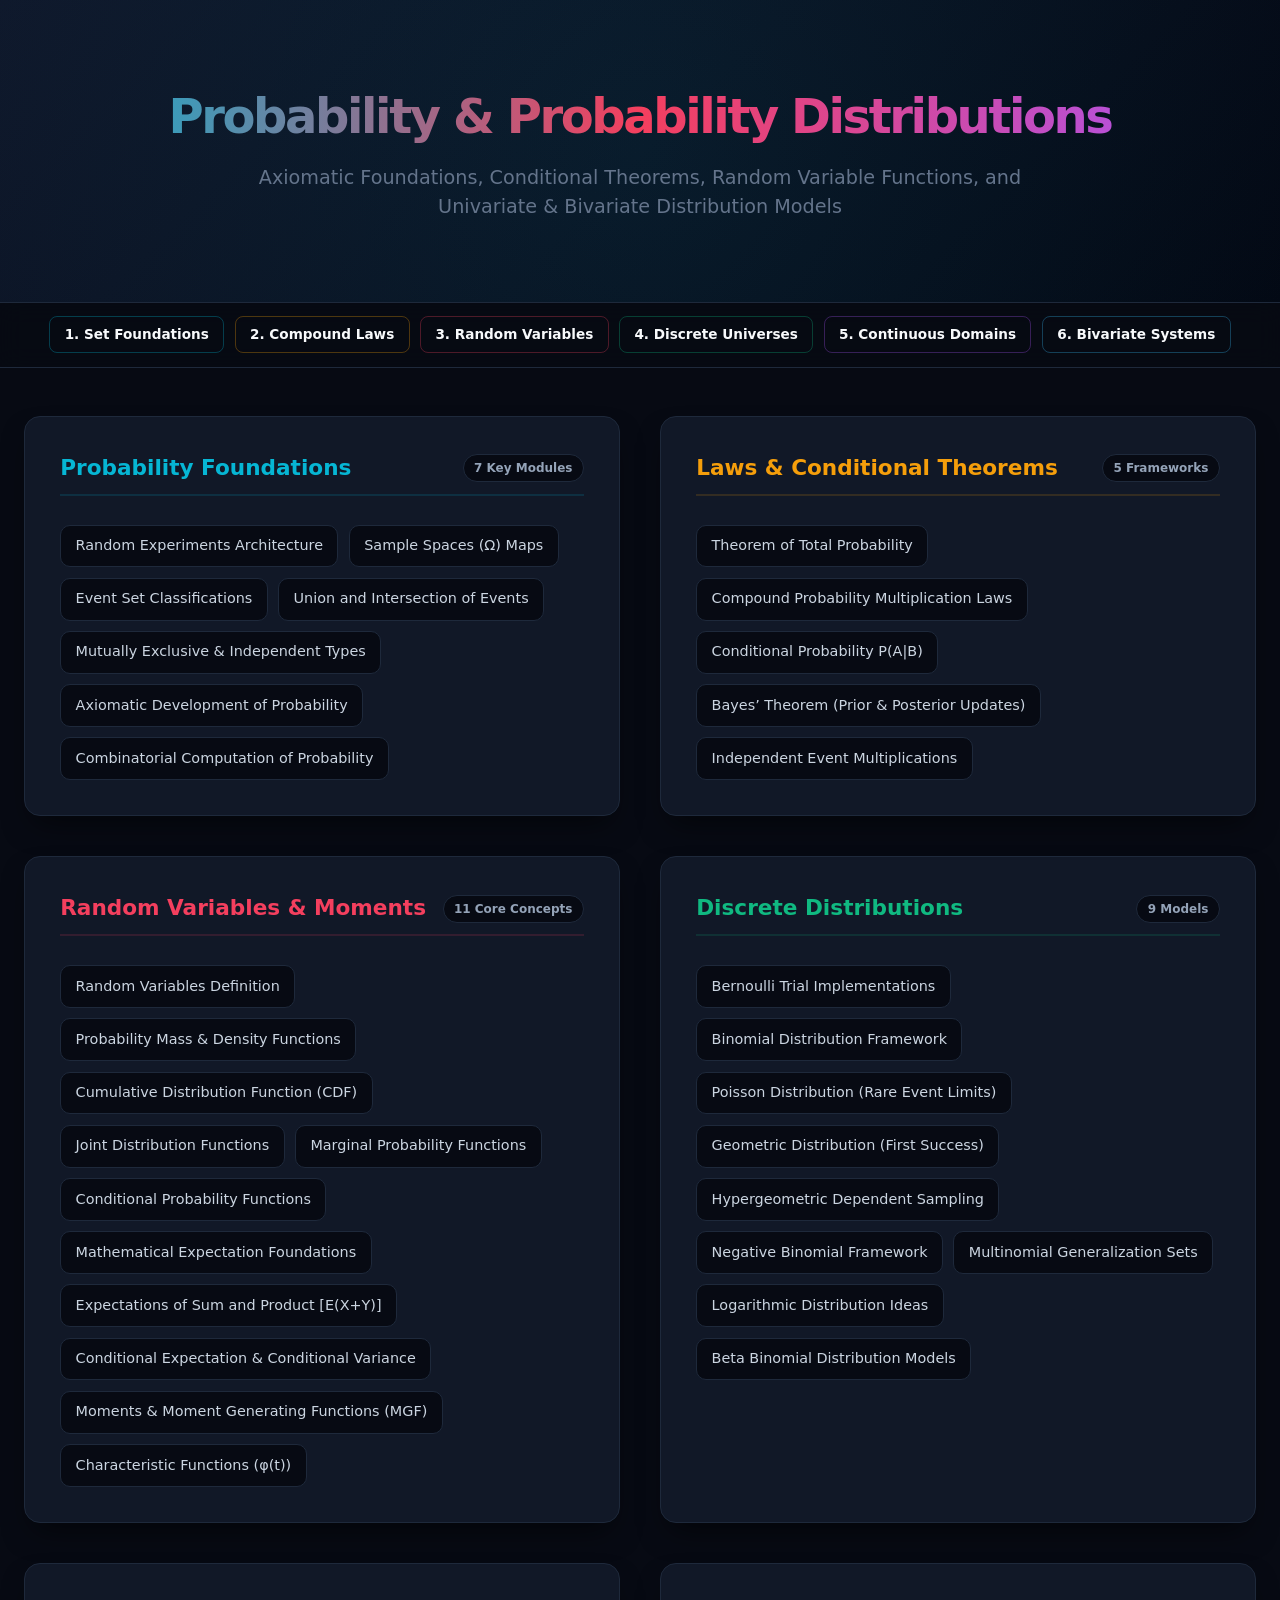
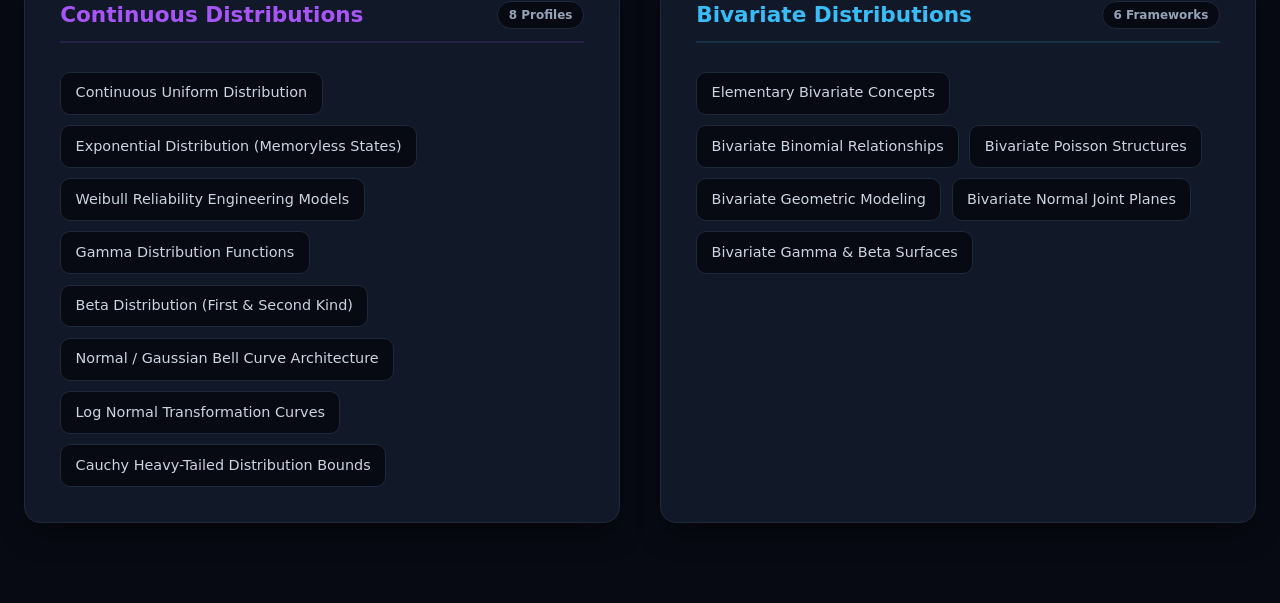
<file: Probability.html>
<!DOCTYPE html>
<html lang="en">

<head>
    <meta charset="UTF-8">
    <meta name="viewport" content="width=device-width, initial-scale=1.0">
    <title>Syllabus: Probability &amp; Probability Distributions</title>
    <style>
        :root {
            --bg-dark: #070a13;
            --card-bg: #111827;
            --card-hover-border: #334155;
            --text-main: #f8fafc;
            --text-muted: #64748b;

            /* Mathematical domain color accents */
            --clr-foundations: #06b6d4;
            /* Cyber Cyan */
            --clr-theorems: #f59e0b;
            /* Probability Amber */
            --clr-variables: #f43f5e;
            /* Variable Rose */
            --clr-discrete: #10b981;
            /* Discrete Green */
            --clr-continuous: #a855f7;
            /* Continuous Purple */
            --clr-bivariate: #38bdf8;
            /* Bivariate Sky Blue */
        }

        * {
            box-sizing: border-box;
            margin: 0;
            padding: 0;
        }

        body {
            font-family: 'Segoe UI', system-ui, -apple-system, sans-serif;
            background-color: var(--bg-dark);
            color: var(--text-main);
            line-height: 1.5;
            padding-bottom: 5rem;
        }

        /* Ambient glowing background header mesh */
        header {
            position: relative;
            background: linear-gradient(135deg, #0f172a 0%, #030712 100%);
            padding: 5rem 2rem;
            text-align: center;
            border-bottom: 1px solid #1e293b;
            overflow: hidden;
        }

        header::before {
            content: '';
            position: absolute;
            top: -50%;
            left: -50%;
            width: 200%;
            height: 200%;
            background: radial-gradient(circle, rgba(6, 182, 212, 0.08) 0%, transparent 60%);
            z-index: 0;
            pointer-events: none;
        }

        header h1 {
            font-size: 3rem;
            font-weight: 800;
            letter-spacing: -0.05em;
            background: linear-gradient(to right, var(--clr-foundations), var(--clr-variables), var(--clr-continuous));
            -webkit-background-clip: text;
            -webkit-text-fill-color: transparent;
            margin-bottom: 0.75rem;
            position: relative;
            z-index: 1;
        }

        header p {
            font-size: 1.2rem;
            color: var(--text-muted);
            max-width: 800px;
            margin: 0 auto;
            position: relative;
            z-index: 1;
        }

        /* Sticky Navigation Architecture */
        nav {
            background-color: rgba(7, 10, 19, 0.8);
            backdrop-filter: blur(12px);
            -webkit-backdrop-filter: blur(12px);
            position: sticky;
            top: 0;
            z-index: 10;
            border-bottom: 1px solid #1e293b;
            padding: 0.85rem 1rem;
        }

        .nav-container {
            max-width: 1400px;
            margin: 0 auto;
            display: flex;
            flex-wrap: wrap;
            justify-content: center;
            gap: 0.65rem;
        }

        .nav-link {
            color: var(--text-main);
            text-decoration: none;
            font-size: 0.85rem;
            font-weight: 600;
            padding: 0.45rem 0.9rem;
            border-radius: 8px;
            transition: all 0.2s cubic-bezier(0.4, 0, 0.2, 1);
            border: 1px solid transparent;
        }

        .nav-link:hover {
            background: #1e293b;
        }

        /* Nav Accent Bindings */
        .n-fd {
            border-color: rgba(6, 182, 212, 0.3);
        }

        .n-th {
            border-color: rgba(245, 158, 11, 0.3);
        }

        .n-vr {
            border-color: rgba(244, 63, 94, 0.3);
        }

        .n-dd {
            border-color: rgba(16, 185, 129, 0.3);
        }

        .n-cd {
            border-color: rgba(168, 85, 247, 0.3);
        }

        .n-bv {
            border-color: rgba(56, 189, 248, 0.3);
        }

        /* Core System Grid Display */
        .main-container {
            max-width: 1400px;
            margin: 3rem auto 0 auto;
            padding: 0 1.5rem;
            display: grid;
            grid-template-columns: repeat(auto-fill, minmax(430px, 1fr));
            gap: 2.5rem;
        }

        @media (max-width: 540px) {
            .main-container {
                grid-template-columns: 1fr;
            }

            header h1 {
                font-size: 2.2rem;
            }
        }

        /* Course Segment Cards */
        .section-card {
            background-color: var(--card-bg);
            border: 1px solid #1e293b;
            border-radius: 16px;
            padding: 2.2rem;
            box-shadow: 0 15px 30px -10px rgba(0, 0, 0, 0.6);
            transition: transform 0.3s cubic-bezier(0.4, 0, 0.2, 1), box-shadow 0.3s ease, border-color 0.3s ease;
            display: flex;
            flex-direction: column;
            scroll-margin-top: 5.5rem;
        }

        .section-card:hover {
            transform: translateY(-5px);
            border-color: var(--card-hover-border);
        }

        /* Headings Configuration */
        .section-card h2 {
            font-size: 1.35rem;
            font-weight: 700;
            margin-bottom: 1.8rem;
            padding-bottom: 0.6rem;
            border-bottom: 2px solid #1e293b;
            display: flex;
            align-items: center;
            justify-content: space-between;
        }

        /* Dynamic Custom Color Card Injectors */
        .card-foundations h2 {
            color: var(--clr-foundations);
            border-bottom-color: rgba(6, 182, 212, 0.15);
        }

        .card-theorems h2 {
            color: var(--clr-theorems);
            border-bottom-color: rgba(245, 158, 11, 0.15);
        }

        .card-variables h2 {
            color: var(--clr-variables);
            border-bottom-color: rgba(244, 63, 94, 0.15);
        }

        .card-discrete h2 {
            color: var(--clr-discrete);
            border-bottom-color: rgba(16, 185, 129, 0.15);
        }

        .card-continuous h2 {
            color: var(--clr-continuous);
            border-bottom-color: rgba(168, 85, 247, 0.15);
        }

        .card-bivariate h2 {
            color: var(--clr-bivariate);
            border-bottom-color: rgba(56, 189, 248, 0.15);
        }

        /* Box Glow Enhancements on Card Hover state */
        .card-foundations:hover {
            box-shadow: 0 15px 35px -10px rgba(6, 182, 212, 0.2);
        }

        .card-theorems:hover {
            box-shadow: 0 15px 35px -10px rgba(245, 158, 11, 0.2);
        }

        .card-variables:hover {
            box-shadow: 0 15px 35px -10px rgba(244, 63, 94, 0.2);
        }

        .card-discrete:hover {
            box-shadow: 0 15px 35px -10px rgba(16, 185, 129, 0.2);
        }

        .card-continuous:hover {
            box-shadow: 0 15px 35px -10px rgba(168, 85, 247, 0.2);
        }

        .card-bivariate:hover {
            box-shadow: 0 15px 35px -10px rgba(56, 189, 248, 0.2);
        }

        /* Layout Elements Group Wrapper */
        .topic-group {
            display: flex;
            flex-wrap: wrap;
            gap: 0.65rem;
        }

        /* Microchip Pills */
        .topic-pill {
            background-color: var(--bg-dark);
            border: 1px solid #1e293b;
            border-radius: 10px;
            padding: 0.6rem 0.9rem;
            font-size: 0.9rem;
            color: #cbd5e1;
            cursor: default;
            transition: all 0.2s cubic-bezier(0.4, 0, 0.2, 1);
        }

        /* Microchip Hover Action Listeners */
        .card-foundations .topic-pill:hover {
            border-color: var(--clr-foundations);
            color: #fff;
            background: rgba(6, 182, 212, 0.04);
            transform: scale(1.02);
        }

        .card-theorems .topic-pill:hover {
            border-color: var(--clr-theorems);
            color: #fff;
            background: rgba(245, 158, 11, 0.04);
            transform: scale(1.02);
        }

        .card-variables .topic-pill:hover {
            border-color: var(--clr-variables);
            color: #fff;
            background: rgba(244, 63, 94, 0.04);
            transform: scale(1.02);
        }

        .card-discrete .topic-pill:hover {
            border-color: var(--clr-discrete);
            color: #fff;
            background: rgba(16, 185, 129, 0.04);
            transform: scale(1.02);
        }

        .card-continuous .topic-pill:hover {
            border-color: var(--clr-continuous);
            color: #fff;
            background: rgba(168, 85, 247, 0.04);
            transform: scale(1.02);
        }

        .card-bivariate .topic-pill:hover {
            border-color: var(--clr-bivariate);
            color: #fff;
            background: rgba(56, 189, 248, 0.04);
            transform: scale(1.02);
        }

        /* Meta metric tracker label badge configuration */
        .meta-counter {
            font-size: 0.75rem;
            font-weight: 600;
            padding: 0.25rem 0.65rem;
            background: #070a13;
            border-radius: 20px;
            color: #94a3b8;
            border: 1px solid #1e293b;
        }
    </style>
</head>

<body>

    <header>
        <h1>Probability &amp; Probability Distributions</h1>
        <p>Axiomatic Foundations, Conditional Theorems, Random Variable Functions, and Univariate &amp; Bivariate
            Distribution Models</p>
    </header>

    <nav>
        <div class="nav-container">
            <a href="#foundations" class="nav-link n-fd">1. Set Foundations</a>
            <a href="#theorems" class="nav-link n-th">2. Compound Laws</a>
            <a href="#variables" class="nav-link n-vr">3. Random Variables</a>
            <a href="#discrete" class="nav-link n-dd">4. Discrete Universes</a>
            <a href="#continuous" class="nav-link n-cd">5. Continuous Domains</a>
            <a href="#bivariate" class="nav-link n-bv">6. Bivariate Systems</a>
        </div>
    </nav>

    <div class="main-container">

        <section id="foundations" class="section-card card-foundations">
            <h2>Probability Foundations <span class="meta-counter">7 Key Modules</span></h2>
            <div class="topic-group">
                <div class="topic-pill">Random Experiments Architecture</div>
                <div class="topic-pill">Sample Spaces (&Omega;) Maps</div>
                <div class="topic-pill">Event Set Classifications</div>
                <div class="topic-pill">Union and Intersection of Events</div>
                <div class="topic-pill">Mutually Exclusive &amp; Independent Types</div>
                <div class="topic-pill">Axiomatic Development of Probability</div>
                <div class="topic-pill">Combinatorial Computation of Probability</div>
            </div>
        </section>

        <section id="theorems" class="section-card card-theorems">
            <h2>Laws &amp; Conditional Theorems <span class="meta-counter">5 Frameworks</span></h2>
            <div class="topic-group">
                <div class="topic-pill">Theorem of Total Probability</div>
                <div class="topic-pill">Compound Probability Multiplication Laws</div>
                <div class="topic-pill">Conditional Probability P(A|B)</div>
                <div class="topic-pill">Bayes’ Theorem (Prior &amp; Posterior Updates)</div>
                <div class="topic-pill">Independent Event Multiplications</div>
            </div>
        </section>

        <section id="variables" class="section-card card-variables">
            <h2>Random Variables &amp; Moments <span class="meta-counter">11 Core Concepts</span></h2>
            <div class="topic-group">
                <div class="topic-pill">Random Variables Definition</div>
                <div class="topic-pill">Probability Mass &amp; Density Functions</div>
                <div class="topic-pill">Cumulative Distribution Function (CDF)</div>
                <div class="topic-pill">Joint Distribution Functions</div>
                <div class="topic-pill">Marginal Probability Functions</div>
                <div class="topic-pill">Conditional Probability Functions</div>
                <div class="topic-pill">Mathematical Expectation Foundations</div>
                <div class="topic-pill">Expectations of Sum and Product [E(X+Y)]</div>
                <div class="topic-pill">Conditional Expectation &amp; Conditional Variance</div>
                <div class="topic-pill">Moments &amp; Moment Generating Functions (MGF)</div>
                <div class="topic-pill">Characteristic Functions (&phi;(t))</div>
            </div>
        </section>

        <section id="discrete" class="section-card card-discrete">
            <h2>Discrete Distributions <span class="meta-counter">9 Models</span></h2>
            <div class="topic-group">
                <div class="topic-pill">Bernoulli Trial Implementations</div>
                <div class="topic-pill">Binomial Distribution Framework</div>
                <div class="topic-pill">Poisson Distribution (Rare Event Limits)</div>
                <div class="topic-pill">Geometric Distribution (First Success)</div>
                <div class="topic-pill">Hypergeometric Dependent Sampling</div>
                <div class="topic-pill">Negative Binomial Framework</div>
                <div class="topic-pill">Multinomial Generalization Sets</div>
                <div class="topic-pill">Logarithmic Distribution Ideas</div>
                <div class="topic-pill">Beta Binomial Distribution Models</div>
            </div>
        </section>

        <section id="continuous" class="section-card card-continuous">
            <h2>Continuous Distributions <span class="meta-counter">8 Profiles</span></h2>
            <div class="topic-group">
                <div class="topic-pill">Continuous Uniform Distribution</div>
                <div class="topic-pill">Exponential Distribution (Memoryless States)</div>
                <div class="topic-pill">Weibull Reliability Engineering Models</div>
                <div class="topic-pill">Gamma Distribution Functions</div>
                <div class="topic-pill">Beta Distribution (First &amp; Second Kind)</div>
                <div class="topic-pill">Normal / Gaussian Bell Curve Architecture</div>
                <div class="topic-pill">Log Normal Transformation Curves</div>
                <div class="topic-pill">Cauchy Heavy-Tailed Distribution Bounds</div>
            </div>
        </section>

        <section id="bivariate" class="section-card card-bivariate">
            <h2>Bivariate Distributions <span class="meta-counter">6 Frameworks</span></h2>
            <div class="topic-group">
                <div class="topic-pill">Elementary Bivariate Concepts</div>
                <div class="topic-pill">Bivariate Binomial Relationships</div>
                <div class="topic-pill">Bivariate Poisson Structures</div>
                <div class="topic-pill">Bivariate Geometric Modeling</div>
                <div class="topic-pill">Bivariate Normal Joint Planes</div>
                <div class="topic-pill">Bivariate Gamma &amp; Beta Surfaces</div>
            </div>
        </section>

    </div>

</body>

</html>
</file>
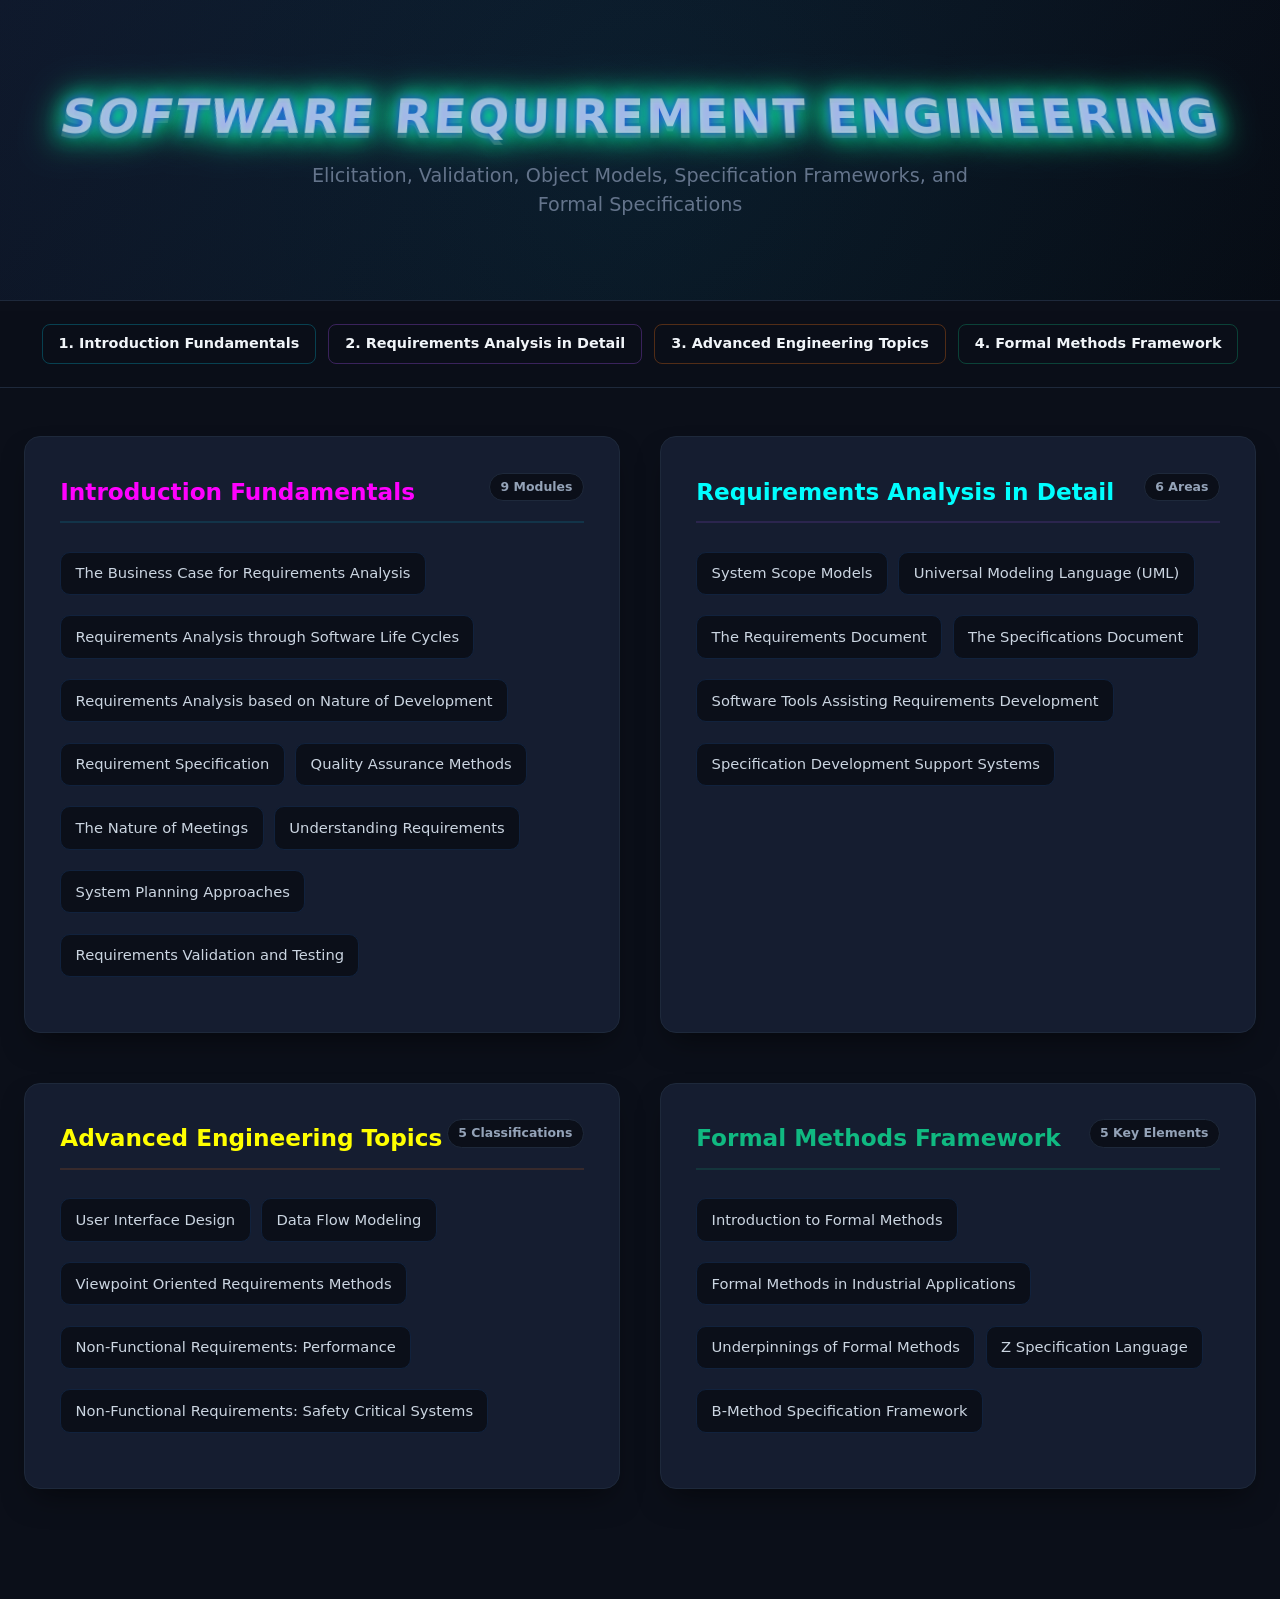
<file: SRE.html>
<!DOCTYPE html>
<html lang="en">

<head>
    <meta charset="UTF-8">
    <meta name="viewport" content="width=device-width, initial-scale=1.0">
    <title>Syllabus: Software Requirement Engineering</title>
    <link rel="stylesheet" href="sre.css">
</head>

<body>

    <header>
        <h1>Software Requirement Engineering</h1>
        <p>Elicitation, Validation, Object Models, Specification Frameworks, and Formal Specifications</p>
    </header>

    <nav>
        <div class="nav-container">
            <a href="#intro" class="nav-link n-intro">1. Introduction Fundamentals</a>
            <a href="#detail" class="nav-link n-detail">2. Requirements Analysis in Detail</a>
            <a href="#advanced" class="nav-link n-advanced">3. Advanced Engineering Topics</a>
            <a href="#formal" class="nav-link n-formal">4. Formal Methods Framework</a>
        </div>
    </nav>

    <div class="main-container">

        <section id="intro" class="section-card card-intro">
            <h2>Introduction Fundamentals <span class="meta-counter">9 Modules</span></h2>
            <div class="topic-group">
                <div class="topic-pill">The Business Case for Requirements Analysis</div>
                <div class="topic-pill">Requirements Analysis through Software Life Cycles</div>
                <div class="topic-pill">Requirements Analysis based on Nature of Development</div>
                <div class="topic-pill">Requirement Specification</div>
                <div class="topic-pill">Quality Assurance Methods</div>
                <div class="topic-pill">The Nature of Meetings</div>
                <div class="topic-pill">Understanding Requirements</div>
                <div class="topic-pill">System Planning Approaches</div>
                <div class="topic-pill">Requirements Validation and Testing</div>
            </div>
        </section>

        <section id="detail" class="section-card card-detail">
            <h2>Requirements Analysis in Detail <span class="meta-counter">6 Areas</span></h2>
            <div class="topic-group">
                <div class="topic-pill">System Scope Models</div>
                <div class="topic-pill">Universal Modeling Language (UML)</div>
                <div class="topic-pill">The Requirements Document</div>
                <div class="topic-pill">The Specifications Document</div>
                <div class="topic-pill">Software Tools Assisting Requirements Development</div>
                <div class="topic-pill">Specification Development Support Systems</div>
            </div>
        </section>

        <section id="advanced" class="section-card card-advanced">
            <h2>Advanced Engineering Topics <span class="meta-counter">5 Classifications</span></h2>
            <div class="topic-group">
                <div class="topic-pill">User Interface Design</div>
                <div class="topic-pill">Data Flow Modeling</div>
                <div class="topic-pill">Viewpoint Oriented Requirements Methods</div>
                <div class="topic-pill">Non-Functional Requirements: Performance</div>
                <div class="topic-pill">Non-Functional Requirements: Safety Critical Systems</div>
            </div>
        </section>

        <section id="formal" class="section-card card-formal">
            <h2>Formal Methods Framework <span class="meta-counter">5 Key Elements</span></h2>
            <div class="topic-group">
                <div class="topic-pill">Introduction to Formal Methods</div>
                <div class="topic-pill">Formal Methods in Industrial Applications</div>
                <div class="topic-pill">Underpinnings of Formal Methods</div>
                <div class="topic-pill">Z Specification Language</div>
                <div class="topic-pill">B-Method Specification Framework</div>
            </div>
        </section>

    </div>

</body>

</html>
</file>
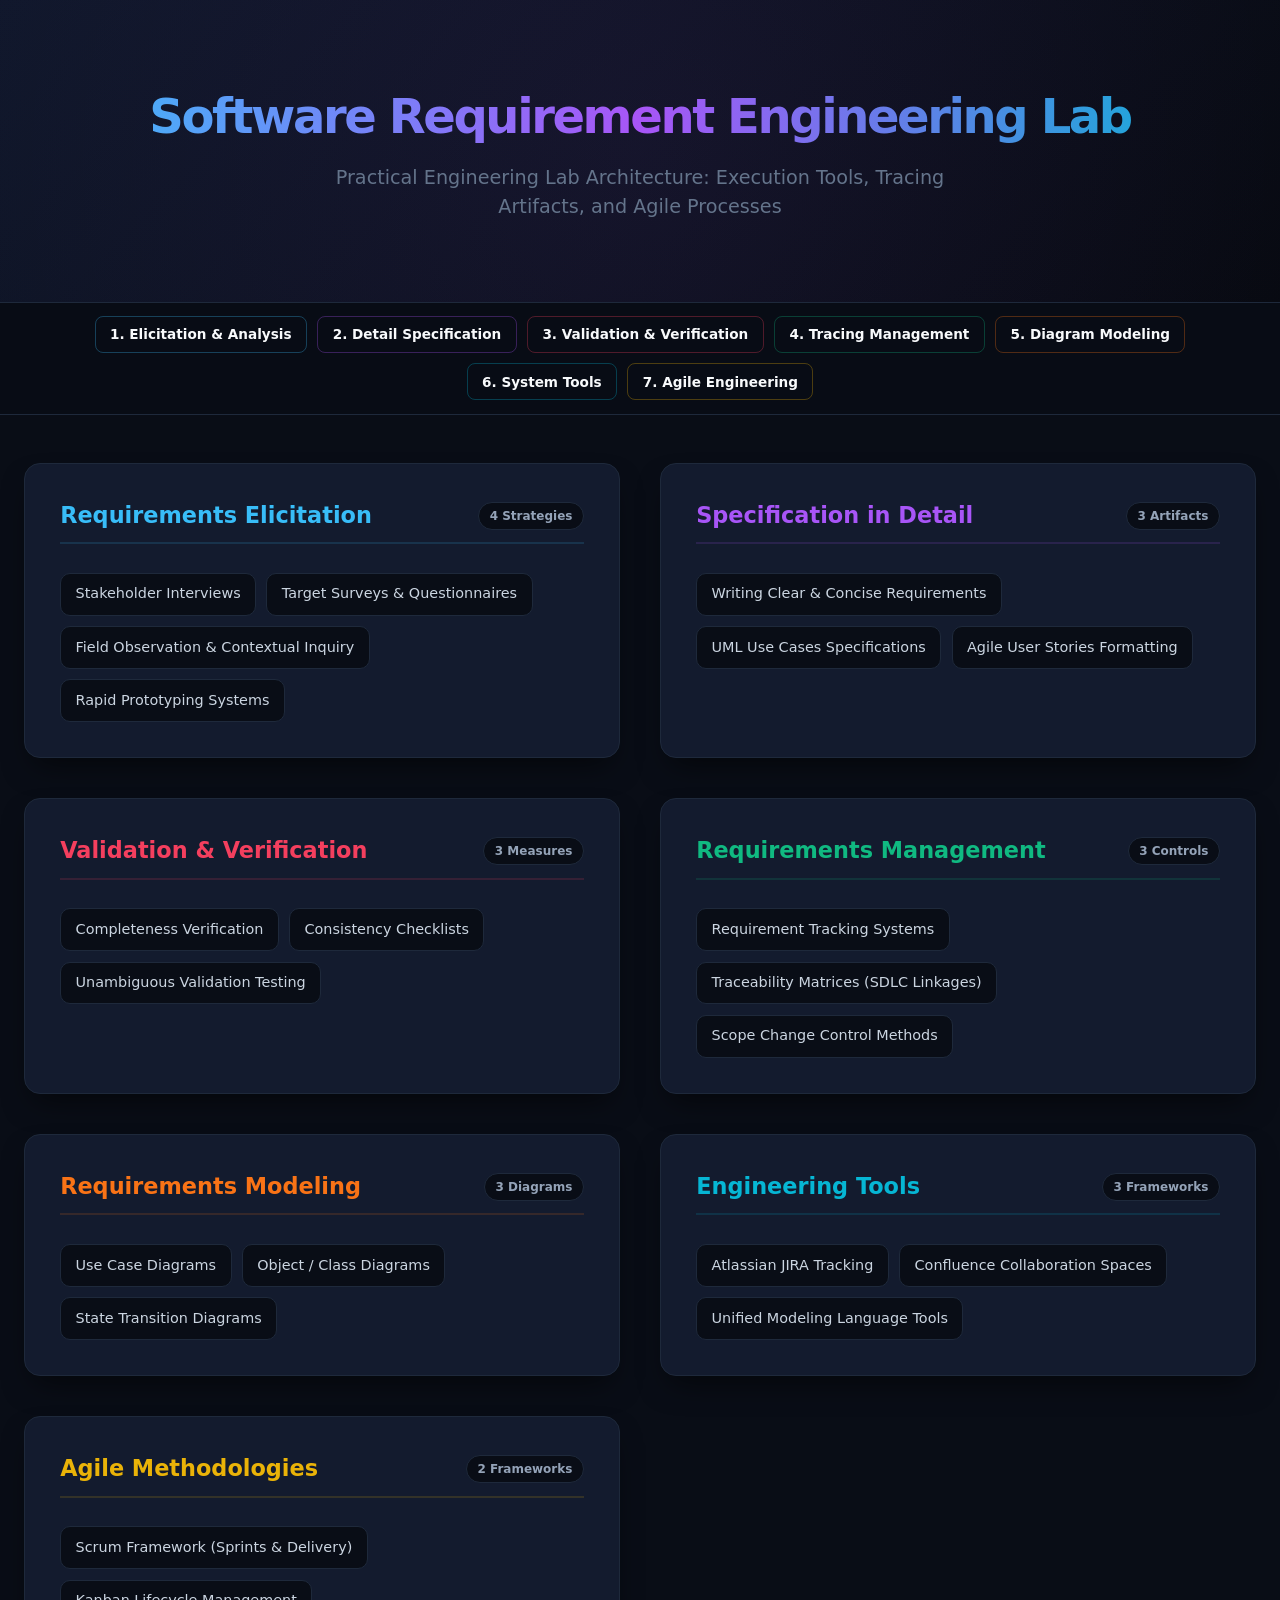
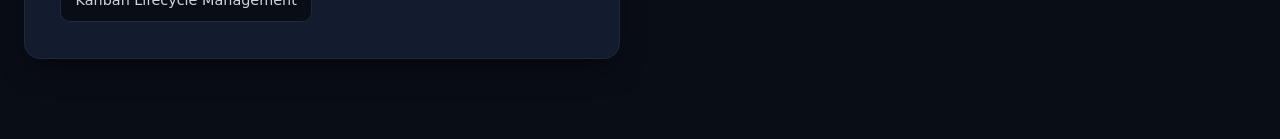
<file: SRS_Lab.html>
<!DOCTYPE html>
<html lang="en">

<head>
    <meta charset="UTF-8">
    <meta name="viewport" content="width=device-width, initial-scale=1.0">
    <title>Syllabus: Software Requirement Engineering Lab</title>
    <style>
        :root {
            --bg-dark: #090d16;
            --card-bg: #131b2e;
            --card-hover-border: #334155;
            --text-main: #f8fafc;
            --text-muted: #64748b;

            /* Lab-centric dynamic color accents */
            --clr-elicitation: #38bdf8;
            /* Electric Sky Blue */
            --clr-specification: #a855f7;
            /* High-Volt Purple */
            --clr-validation: #f43f5e;
            /* Crimson Rose */
            --clr-management: #10b981;
            /* Jade Green */
            --clr-modeling: #f97316;
            /* Sunset Orange */
            --clr-tools: #06b6d4;
            /* Cyber Cyan */
            --clr-agile: #eab308;
            /* Tech Amber */
        }

        * {
            box-sizing: border-box;
            margin: 0;
            padding: 0;
        }

        body {
            font-family: 'Segoe UI', system-ui, -apple-system, sans-serif;
            background-color: var(--bg-dark);
            color: var(--text-main);
            line-height: 1.5;
            padding-bottom: 5rem;
        }

        /* Ambient subtle gradient header mesh */
        header {
            position: relative;
            background: linear-gradient(135deg, #0f172a 0%, #06090f 100%);
            padding: 5rem 2rem;
            text-align: center;
            border-bottom: 1px solid #1e293b;
            overflow: hidden;
        }

        header::before {
            content: '';
            position: absolute;
            top: -50%;
            left: -50%;
            width: 200%;
            height: 200%;
            background: radial-gradient(circle, rgba(168, 85, 247, 0.07) 0%, transparent 60%);
            z-index: 0;
            pointer-events: none;
        }

        header h1 {
            font-size: 3rem;
            font-weight: 800;
            letter-spacing: -0.05em;
            background: linear-gradient(to right, var(--clr-elicitation), var(--clr-specification), var(--clr-tools));
            -webkit-background-clip: text;
            -webkit-text-fill-color: transparent;
            margin-bottom: 0.75rem;
            position: relative;
            z-index: 1;
        }

        header p {
            font-size: 1.2rem;
            color: var(--text-muted);
            max-width: 700px;
            margin: 0 auto;
            position: relative;
            z-index: 1;
        }

        /* Sticky Navigation Bar */
        nav {
            background-color: rgba(9, 13, 22, 0.8);
            backdrop-filter: blur(12px);
            -webkit-backdrop-filter: blur(12px);
            position: sticky;
            top: 0;
            z-index: 10;
            border-bottom: 1px solid #1e293b;
            padding: 0.85rem 1rem;
        }

        .nav-container {
            max-width: 1400px;
            margin: 0 auto;
            display: flex;
            flex-wrap: wrap;
            justify-content: center;
            gap: 0.65rem;
        }

        .nav-link {
            color: var(--text-main);
            text-decoration: none;
            font-size: 0.85rem;
            font-weight: 600;
            padding: 0.45rem 0.9rem;
            border-radius: 8px;
            transition: all 0.2s cubic-bezier(0.4, 0, 0.2, 1);
            border: 1px solid transparent;
        }

        .nav-link:hover {
            background: #1e293b;
        }

        /* Dynamic Nav Border Maps */
        .n-el {
            border-color: rgba(56, 189, 248, 0.3);
        }

        .n-sp {
            border-color: rgba(168, 85, 247, 0.3);
        }

        .n-va {
            border-color: rgba(244, 63, 94, 0.3);
        }

        .n-mn {
            border-color: rgba(16, 185, 129, 0.3);
        }

        .n-mo {
            border-color: rgba(249, 115, 22, 0.3);
        }

        .n-tl {
            border-color: rgba(6, 182, 212, 0.3);
        }

        .n-ag {
            border-color: rgba(234, 179, 8, 0.3);
        }

        /* Multi-column grid container layout */
        .main-container {
            max-width: 1400px;
            margin: 3rem auto 0 auto;
            padding: 0 1.5rem;
            display: grid;
            grid-template-columns: repeat(auto-fill, minmax(440px, 1fr));
            gap: 2.5rem;
        }

        @media (max-width: 540px) {
            .main-container {
                grid-template-columns: 1fr;
            }

            header h1 {
                font-size: 2.1rem;
            }
        }

        /* Lab Component Module Cards */
        .section-card {
            background-color: var(--card-bg);
            border: 1px solid #1e293b;
            border-radius: 16px;
            padding: 2.2rem;
            box-shadow: 0 15px 30px -10px rgba(0, 0, 0, 0.6);
            transition: transform 0.3s cubic-bezier(0.4, 0, 0.2, 1), box-shadow 0.3s ease, border-color 0.3s ease;
            display: flex;
            flex-direction: column;
            scroll-margin-top: 5.5rem;
        }

        .section-card:hover {
            transform: translateY(-5px);
            border-color: var(--card-hover-border);
        }

        /* Typography Styling Inside Header Card */
        .section-card h2 {
            font-size: 1.4rem;
            font-weight: 700;
            margin-bottom: 1.8rem;
            padding-bottom: 0.6rem;
            border-bottom: 2px solid #1e293b;
            display: flex;
            align-items: center;
            justify-content: space-between;
        }

        /* Individual Card Top Borders and Text Color Mappings */
        .card-el h2 {
            color: var(--clr-elicitation);
            border-bottom-color: rgba(56, 189, 248, 0.15);
        }

        .card-sp h2 {
            color: var(--clr-specification);
            border-bottom-color: rgba(168, 85, 247, 0.15);
        }

        .card-va h2 {
            color: var(--clr-validation);
            border-bottom-color: rgba(244, 63, 94, 0.15);
        }

        .card-mn h2 {
            color: var(--clr-management);
            border-bottom-color: rgba(16, 185, 129, 0.15);
        }

        .card-mo h2 {
            color: var(--clr-modeling);
            border-bottom-color: rgba(249, 115, 22, 0.15);
        }

        .card-tl h2 {
            color: var(--clr-tools);
            border-bottom-color: rgba(6, 182, 212, 0.15);
        }

        .card-ag h2 {
            color: var(--clr-agile);
            border-bottom-color: rgba(234, 179, 8, 0.15);
        }

        /* Floating Shadow Glow Accents on Card Hover */
        .card-el:hover {
            box-shadow: 0 15px 35px -10px rgba(56, 189, 248, 0.2);
        }

        .card-sp:hover {
            box-shadow: 0 15px 35px -10px rgba(168, 85, 247, 0.2);
        }

        .card-va:hover {
            box-shadow: 0 15px 35px -10px rgba(244, 63, 94, 0.2);
        }

        .card-mn:hover {
            box-shadow: 0 15px 35px -10px rgba(16, 185, 129, 0.2);
        }

        .card-mo:hover {
            box-shadow: 0 15px 35px -10px rgba(249, 115, 22, 0.2);
        }

        .card-tl:hover {
            box-shadow: 0 15px 35px -10px rgba(6, 182, 212, 0.2);
        }

        .card-ag:hover {
            box-shadow: 0 15px 35px -10px rgba(234, 179, 8, 0.2);
        }

        /* Custom Content Group Wrapper */
        .topic-group {
            display: flex;
            flex-wrap: wrap;
            gap: 0.65rem;
        }

        /* Micro-chip Pills */
        .topic-pill {
            background-color: var(--bg-dark);
            border: 1px solid #1e293b;
            border-radius: 10px;
            padding: 0.6rem 0.9rem;
            font-size: 0.9rem;
            color: #cbd5e1;
            cursor: default;
            transition: all 0.2s cubic-bezier(0.4, 0, 0.2, 1);
        }

        /* Isolated Micro-Pill Hover Micro-Animations */
        .card-el .topic-pill:hover {
            border-color: var(--clr-elicitation);
            color: #fff;
            background: rgba(56, 189, 248, 0.04);
            transform: scale(1.02);
        }

        .card-sp .topic-pill:hover {
            border-color: var(--clr-specification);
            color: #fff;
            background: rgba(168, 85, 247, 0.04);
            transform: scale(1.02);
        }

        .card-va .topic-pill:hover {
            border-color: var(--clr-validation);
            color: #fff;
            background: rgba(244, 63, 94, 0.04);
            transform: scale(1.02);
        }

        .card-mn .topic-pill:hover {
            border-color: var(--clr-management);
            color: #fff;
            background: rgba(16, 185, 129, 0.04);
            transform: scale(1.02);
        }

        .card-mo .topic-pill:hover {
            border-color: var(--clr-modeling);
            color: #fff;
            background: rgba(249, 115, 22, 0.04);
            transform: scale(1.02);
        }

        .card-tl .topic-pill:hover {
            border-color: var(--clr-tools);
            color: #fff;
            background: rgba(6, 182, 212, 0.04);
            transform: scale(1.02);
        }

        .card-ag .topic-pill:hover {
            border-color: var(--clr-agile);
            color: #fff;
            background: rgba(234, 179, 8, 0.04);
            transform: scale(1.02);
        }

        /* Meta numerical tracking label badge */
        .meta-counter {
            font-size: 0.75rem;
            font-weight: 600;
            padding: 0.25rem 0.65rem;
            background: #090d16;
            border-radius: 20px;
            color: #94a3b8;
            border: 1px solid #1e293b;
        }
    </style>
</head>

<body>

    <header>
        <h1>Software Requirement Engineering Lab</h1>
        <p>Practical Engineering Lab Architecture: Execution Tools, Tracing Artifacts, and Agile Processes</p>
    </header>

    <nav>
        <div class="nav-container">
            <a href="#elicitation" class="nav-link n-el">1. Elicitation & Analysis</a>
            <a href="#specification" class="nav-link n-sp">2. Detail Specification</a>
            <a href="#validation" class="nav-link n-va">3. Validation & Verification</a>
            <a href="#management" class="nav-link n-mn">4. Tracing Management</a>
            <a href="#modeling" class="nav-link n-mo">5. Diagram Modeling</a>
            <a href="#tools" class="nav-link n-tl">6. System Tools</a>
            <a href="#agile" class="nav-link n-ag">7. Agile Engineering</a>
        </div>
    </nav>

    <div class="main-container">

        <section id="elicitation" class="section-card card-el">
            <h2>Requirements Elicitation <span class="meta-counter">4 Strategies</span></h2>
            <div class="topic-group">
                <div class="topic-pill">Stakeholder Interviews</div>
                <div class="topic-pill">Target Surveys & Questionnaires</div>
                <div class="topic-pill">Field Observation & Contextual Inquiry</div>
                <div class="topic-pill">Rapid Prototyping Systems</div>
            </div>
        </section>

        <section id="specification" class="section-card card-sp">
            <h2>Specification in Detail <span class="meta-counter">3 Artifacts</span></h2>
            <div class="topic-group">
                <div class="topic-pill">Writing Clear & Concise Requirements</div>
                <div class="topic-pill">UML Use Cases Specifications</div>
                <div class="topic-pill">Agile User Stories Formatting</div>
            </div>
        </section>

        <section id="validation" class="section-card card-va">
            <h2>Validation & Verification <span class="meta-counter">3 Measures</span></h2>
            <div class="topic-group">
                <div class="topic-pill">Completeness Verification</div>
                <div class="topic-pill">Consistency Checklists</div>
                <div class="topic-pill">Unambiguous Validation Testing</div>
            </div>
        </section>

        <section id="management" class="section-card card-mn">
            <h2>Requirements Management <span class="meta-counter">3 Controls</span></h2>
            <div class="topic-group">
                <div class="topic-pill">Requirement Tracking Systems</div>
                <div class="topic-pill">Traceability Matrices (SDLC Linkages)</div>
                <div class="topic-pill">Scope Change Control Methods</div>
            </div>
        </section>

        <section id="modeling" class="section-card card-mo">
            <h2>Requirements Modeling <span class="meta-counter">3 Diagrams</span></h2>
            <div class="topic-group">
                <div class="topic-pill">Use Case Diagrams</div>
                <div class="topic-pill">Object / Class Diagrams</div>
                <div class="topic-pill">State Transition Diagrams</div>
            </div>
        </section>

        <section id="tools" class="section-card card-tl">
            <h2>Engineering Tools <span class="meta-counter">3 Frameworks</span></h2>
            <div class="topic-group">
                <div class="topic-pill">Atlassian JIRA Tracking</div>
                <div class="topic-pill">Confluence Collaboration Spaces</div>
                <div class="topic-pill">Unified Modeling Language Tools</div>
            </div>
        </section>

        <section id="agile" class="section-card card-ag">
            <h2>Agile Methodologies <span class="meta-counter">2 Frameworks</span></h2>
            <div class="topic-group">
                <div class="topic-pill">Scrum Framework (Sprints & Delivery)</div>
                <div class="topic-pill">Kanban Lifecycle Management</div>
            </div>
        </section>

    </div>

</body>

</html>
</file>
<file: style.css>
:root {
    --dark-bg: #03060a;
    --card-bg: #101620;
    --text-color: #f1f5f9;
    --sub-text: #94a3b8;
    /* এখানে ডিফল্ট নিয়ন রঙ যোগ করা হয়েছে */
    --default-neon: #00f2ff;
}

body {
    background-color: var(--dark-bg);
    color: var(--text-color);
    font-family: 'Segoe UI', system-ui, sans-serif;
    margin: 0;
    padding: 40px 20px;
    display: flex;
    flex-direction: column;
    align-items: center;
}

.container {
    max-width: 1200px;
    width: 100%;
}

header {
    text-align: center;
    margin-bottom: 70px;
}

header h1 {
    font-size: 3.5rem;
    text-transform: uppercase;
    letter-spacing: 2px;
    color: #ffffff;
    margin-bottom: 10px;
    transform: perspective(500px) rotateX(10deg);
    text-shadow:
        0 0 10px #2c1fe1d9,
        0 0 20px rgb(14, 255, 215),
        0 0 30px rgba(26, 223, 56, 0.993),
        0 0 40px var(--default-neon),
        0 5px 0 #4e4848,
        0 10px 10px rgba(0, 0, 0, 0.5);
    animation: flicker 3s infinite alternate,
        float 5s ease-in-out infinite,
        lightning-strike 7s infinite;
}

header p1,
p2 {
    font-size: 2rem;
    text-transform: uppercase;
    letter-spacing: 2px;
    color: #ffffff;
    margin-bottom: 10px;
    transform: perspective(500px) rotateX(10deg);
    text-shadow:
        0 0 10px #20f108f4,
        0 0 20px rgb(244, 2, 2),
        0 0 30px rgb(10, 77, 248),
        0 0 40px var(--default-neon),
        0 5px 0 #4e4848,
        0 10px 10px rgba(0, 0, 0, 0.5);
    animation: flicker 3s infinite alternate,
        float 5s ease-in-out infinite,
        lightning-strike 7s infinite;
}

footer p {
    font-size: 1.5rem;
    text-transform: uppercase;
    letter-spacing: 2px;
    color: #f7f7f7;
    margin-bottom: 10px;
    transform: perspective(500px) rotateX(10deg);
    text-shadow:
        0 0 10px #e81675f3,
        0 0 20px rgb(2, 244, 71),
        0 0 30px rgb(12, 67, 209),
        0 0 40px var(--default-neon),
        0 5px 0 #4e4848,
        0 10px 10px rgba(0, 0, 0, 0.5);
}

@keyframes lightning-strike {

    0%,
    94%,
    96%,
    100% {
        opacity: 1;
    }

    95% {
        opacity: 0;
        transform: perspective(500px) rotateX(10deg) translateY(0) scale(1.02);
    }
}

@keyframes float {

    0%,
    100% {
        transform: perspective(500px) rotateX(10deg) translateY(0);
    }

    50% {
        transform: perspective(500px) rotateX(10deg) translateY(-10px);
    }
}

@keyframes flicker {

    0%,
    19%,
    21%,
    23%,
    25%,
    54%,
    56%,
    100% {
        text-shadow: 0 0 10px #fff, 0 0 20px orange, 0 0 30px yellow, 0 0 40px var(--default-neon), 0 5px 0 #333;
    }

    20%,
    22%,
    24%,
    55% {
        text-shadow: none;
        opacity: 0.8;
    }
}

.grid {
    display: grid;
    grid-template-columns: repeat(auto-fit, minmax(320px, 1fr));
    gap: 30px;
}

.card {
    background: var(--card-bg);
    padding: 30px;
    border-radius: 15px;
    border: 2px solid transparent;
    border-bottom: 4px solid var(--card-neon);
    text-decoration: none;
    color: inherit;
    display: flex;
    flex-direction: column;
    position: relative;
    transition: transform 0.4s ease, box-shadow 0.4s ease, border-color 0.4s ease;
}

.card::before {
    content: '';
    position: absolute;
    top: -2px;
    left: -2px;
    right: -2px;
    bottom: -2px;
    border: 2px solid var(--card-neon);
    border-radius: 17px;
    opacity: 0;
    transition: opacity 0.3s;
    pointer-events: none;
}

.card:hover::before {
    opacity: 0.5;
    animation: rotateBorder 3s linear infinite;
}

@keyframes rotateBorder {
    0% {
        clip-path: inset(0 0 95% 0);
    }

    25% {
        clip-path: inset(0 95% 0 0);
    }

    50% {
        clip-path: inset(95% 0 0 0);
    }

    75% {
        clip-path: inset(0 0 0 95%);
    }

    100% {
        clip-path: inset(0 0 95% 0);
    }
}

.card:hover {
    transform: translateY(-15px) scale(1.03);
    box-shadow: 0 20px 40px rgba(0, 0, 0, 0.6), 0 0 20px var(--card-neon);
    border-color: var(--card-neon);
}

.card h2 {
    color: var(--card-neon);
    margin-top: 0;
    font-size: 1.5rem;
}

.card p {
    font-size: 0.95rem;
    color: var(--sub-text);
    margin-bottom: 25px;
    flex-grow: 1;
    line-height: 1.6;

}

.btn {
    display: block;
    text-align: center;
    padding: 12px;
    border: 1px solid var(--card-neon);
    color: var(--card-neon);
    border-radius: 15px;
    font-weight: bold;
    margin-bottom: 20px;
    color: #f7f7f7;
    transform: perspective(500px) rotateX(10deg);
    text-shadow:
        0 0 10px #e81675f3,
        0 0 20px rgb(2, 244, 71),
        0 0 30px rgb(12, 67, 209),
        0 0 40px var(--default-neon),
        0 5px 0 #4e4848,
        0 10px 10px rgba(0, 0, 0, 0.5);
    transition: all 0.3s ease;
}

.card:hover .btn {
    background: var(--card-neon);
    color: var(--dark-bg);
    font-size: 1.2rem;
    text-transform: uppercase;
    letter-spacing: 2px;
    color: #f7f7f7;
    margin-bottom: 10px;
    transform: perspective(500px) rotateX(10deg);
    text-shadow:
        0 0 10px #e81675f3,
        0 0 20px rgb(2, 244, 71),
        0 0 30px rgb(12, 67, 209),
        0 0 40px var(--default-neon),
        0 5px 0 #4e4848,
        0 10px 10px rgba(0, 0, 0, 0.5);
    animation: flicker 3s infinite alternate,
        float 5s ease-in-out infinite,
        lightning-strike 7s infinite;
}

/* কার্ডের রঙসমূহ */
.c1 {
    --card-neon: #00f2ff;
}

.c2 {
    --card-neon: #a855f7;
}

.c3 {
    --card-neon: #ff007a;
}

.c4 {
    --card-neon: #fbbf24;
}

.c5 {
    --card-neon: #22c55e;
}

.c6 {
    --card-neon: #00ffcc;
}

.c7 {
    --card-neon: #ef4444;
}

.c8 {
    --card-neon: #3b82f6;
}

.c9 {
    --card-neon: #ec4899;
}

footer {
    margin-top: 80px;
    text-align: center;
    color: var(--sub-text);
}
</file>
<file: sre.css>
:root {
    --bg-dark: #0b0f19;
    --card-bg: #151d30;
    --card-hover-border: #334155;
    --text-main: #f1f5f9;
    --text-muted: #64748b;

    /* High-vibrancy engineering accents */
    --clr-intro: #06b6d4;
    /* Cyber Cyan */
    --clr-detail: #a855f7;
    /* Tech Purple */
    --clr-advanced: #f97316;
    /* Engineering Orange */
    --clr-formal: #10b981;
    /* Logical Green */

    --clr-intro: #ff00ff;
    /* pink */
    --clr-detail: #00ffff;
    /* cyan */
    --clr-advanced: #ffff00;
    /* yellow */
    --default-neon: #0ff;
    /* neon cyan */
}

* {
    box-sizing: border-box;
    margin: 0;
    padding: 0;
    margin-bottom: 10px;
    transform: relative;
}

body {
    font-family: 'Segoe UI', system-ui, -apple-system, sans-serif;
    background-color: var(--bg-dark);
    color: var(--text-main);
    line-height: 1.5;
    padding-bottom: 5rem;
}

/* Ambient glowing background header */
header {
    position: relative;
    background: linear-gradient(135deg, #0f172a 0%, #070a12 100%);
    padding: 5rem 2rem;
    text-align: center;
    border-bottom: 1px solid #1e293b;
    overflow: hidden;
}

header::before {
    content: '';
    position: absolute;
    top: -50%;
    left: -50%;
    width: 200%;
    height: 200%;
    background: radial-gradient(circle, rgba(6, 182, 212, 0.08) 0%, transparent 60%);
    z-index: 0;
    pointer-events: none;
}


header h1 {
    font-size: 3rem;
    text-transform: uppercase;
    letter-spacing: 2px;
    color: #fefefe94;
    margin-bottom: 10px;
    transform: perspective(500px) rotateX(10deg);
    text-shadow:
        0 0 10px #2c1fe1d9,
        0 0 20px rgb(14, 255, 215),
        0 0 30px rgba(26, 223, 56, 0.993),
        0 0 40px var(--default-neon),
        0 5px 0 #4e4848,
        0 10px 10px rgba(0, 0, 0, 0.5);
    animation: flicker 3s infinite alternate,
        float 5s ease-in-out infinite,
        lightning-strike 7s infinite;
}

header p {
    font-size: 1.2rem;
    color: var(--text-muted);
    max-width: 700px;
    margin: 0 auto;
    position: relative;
    z-index: 1;
}

/* Sticky Navigation Bar */
nav {
    background-color: rgba(11, 15, 25, 0.75);
    backdrop-filter: blur(12px);
    -webkit-backdrop-filter: blur(12px);
    position: sticky;
    top: 0;
    z-index: 10;
    border-bottom: 1px solid #1e293b;
    padding: 0.85rem 1rem;
}

.nav-container {
    max-width: 1400px;
    margin: 0 auto;
    display: flex;
    flex-wrap: wrap;
    justify-content: center;
    gap: 0.75rem;

}

.nav-link {
    color: var(--text-main);
    text-decoration: none;
    font-size: 0.9rem;
    font-weight: 600;
    padding: 0.5rem 1rem;
    border-radius: 8px;
    transition: all 0.2s cubic-bezier(0.4, 0, 0.2, 1);
    border: 1px solid transparent;

}

.nav-link:hover {
    background: #1e293b;
    color: #ffffff;
    margin-bottom: 10px;
    transform: perspective(500px) rotateX(10deg);
    text-shadow:
        0 0 10px #2c1fe1d9,
        0 0 20px rgb(14, 255, 215),
        0 0 30px rgba(26, 223, 56, 0.993),
        0 0 40px var(--default-neon),
        0 5px 0 #4e4848,
        0 10px 10px rgba(0, 0, 0, 0.5);
    animation: flicker 3s infinite alternate,
        float 5s ease-in-out infinite,
        lightning-strike 7s infinite;
}

/* Navigation item borders matching domains */
.n-intro {
    border-color: rgba(6, 182, 212, 0.3);
}

.n-detail {
    border-color: rgba(168, 85, 247, 0.3);
}

.n-advanced {
    border-color: rgba(249, 115, 22, 0.3);
}

.n-formal {
    border-color: rgba(16, 185, 129, 0.3);
}

/* Multi-column layout container */
.main-container {
    max-width: 1400px;
    margin: 3rem auto 0 auto;
    padding: 0 1.5rem;
    display: grid;
    grid-template-columns: repeat(auto-fill, minmax(450px, 1fr));
    gap: 2.5rem;
}

@media (max-width: 540px) {
    .main-container {
        grid-template-columns: 1fr;
    }

    header h1 {
        font-size: 2.2rem;
    }
}

/* Domain Module Cards */
.section-card {
    background-color: var(--card-bg);
    border: 1px solid #1e293b;
    border-radius: 16px;
    padding: 2.2rem;
    box-shadow: 0 15px 30px -10px rgba(0, 0, 0, 0.5);
    transition: transform 0.3s cubic-bezier(0.4, 0, 0.2, 1), box-shadow 0.3s ease, border-color 0.3s ease;
    display: flex;
    flex-direction: column;
    scroll-margin-top: 5.5rem;

}

.section-card:hover {
    transform: translateY(-5px);
    border-color: var(--card-hover-border);

}

/* Card Header Section */
.section-card h2 {
    font-size: 1.45rem;
    font-weight: 700;
    margin-bottom: 1.8rem;
    padding-bottom: 0.6rem;
    border-bottom: 2px solid #1e293b;
    display: flex;
    align-items: center;
    justify-content: space-between;

}

/* Domain coloring applications */
.card-intro h2 {
    color: var(--clr-intro);
    border-bottom-color: rgba(6, 182, 212, 0.15);
}

.card-detail h2 {
    color: var(--clr-detail);
    border-bottom-color: rgba(168, 85, 247, 0.15);
}

.card-advanced h2 {
    color: var(--clr-advanced);
    border-bottom-color: rgba(249, 115, 22, 0.15);
}

.card-formal h2 {
    color: var(--clr-formal);
    border-bottom-color: rgba(16, 185, 129, 0.15);
}

/* Outer Glow adjustments on Card Hover */
.card-intro:hover {
    box-shadow: 0 15px 35px -10px rgba(6, 182, 212, 0.25);
}

.card-detail:hover {
    box-shadow: 0 15px 35px -10px rgba(168, 85, 247, 0.25);
}

.card-advanced:hover {
    box-shadow: 0 15px 35px -10px rgba(249, 115, 22, 0.25);
}

.card-formal:hover {
    box-shadow: 0 15px 35px -10px rgba(16, 185, 129, 0.25);
}

/* Micro-badge item flexbox wrapper */
.topic-group {
    display: flex;
    flex-wrap: wrap;
    gap: 0.65rem;
}

/* Interactive dynamic pills */
.topic-pill {
    background-color: var(--bg-dark);
    border: 1px solid #11223d;
    border-radius: 10px;
    padding: 0.6rem 0.9rem;
    font-size: 0.92rem;
    color: #cbd5e1;
    cursor: default;
    transition: all 0.2s cubic-bezier(0.4, 0, 0.2, 1);
}

/* Custom Hover animations per container block */
.card-intro .topic-pill:hover {
    border-color: var(--clr-intro);
    color: #fff;
    margin-bottom: 10px;
    transform: perspective(500px) rotateX(10deg);
    text-shadow:
        0 0 10px #a4a1ced9,
        0 0 20px rgb(14, 255, 215),
        0 0 30px rgba(183, 207, 186, 0.993),
        0 0 40px var(--default-neon),
        0 5px 0 #c762b8cc,
        0 10px 10px rgba(122, 148, 105, 0.781);
    animation: flicker 3s infinite alternate,
        float 5s ease-in-out infinite,
        lightning-strike 7s infinite;
    background: rgba(6, 181, 212, 0.132);
    transform: scale(1.02);
}

.card-detail .topic-pill:hover {
    border-color: var(--clr-detail);
    color: #fff;
    background: rgba(168, 85, 247, 0.04);
    transform: scale(1.02);
    margin-bottom: 10px;
    transform: perspective(500px) rotateX(10deg);
    text-shadow:
        0 0 10px #a4a1ced9,
        0 0 20px rgb(14, 255, 215),
        0 0 30px rgba(183, 207, 186, 0.993),
        0 0 40px var(--default-neon),
        0 5px 0 #c762b82c,
        0 10px 10px rgba(122, 148, 105, 0.249);
    animation: flicker 3s infinite alternate,
        float 5s ease-in-out infinite,
        lightning-strike 7s infinite;
}

.card-advanced .topic-pill:hover {
    border-color: var(--clr-advanced);
    color: #fff;
    background: rgba(249, 115, 22, 0.04);
    transform: scale(1.02);
    margin-bottom: 10px;
    transform: perspective(500px) rotateX(10deg);
    text-shadow:
        0 0 10px #a4a1ced9,
        0 0 20px rgb(14, 255, 215),
        0 0 30px rgba(183, 207, 186, 0.993),
        0 0 40px var(--default-neon),
        0 5px 0 #c762b82c,
        0 10px 10px rgba(122, 148, 105, 0.249);
    animation: flicker 3s infinite alternate,
        float 5s ease-in-out infinite,
        lightning-strike 7s infinite;
}

.card-formal .topic-pill:hover {
    border-color: var(--clr-formal);
    color: #fff;
    background: rgba(16, 185, 129, 0.04);
    transform: scale(1.02);
    margin-bottom: 10px;
    transform: perspective(500px) rotateX(10deg);
    text-shadow:
        0 0 10px #a4a1ced9,
        0 0 20px rgb(14, 255, 215),
        0 0 30px rgba(183, 207, 186, 0.993),
        0 0 40px var(--default-neon),
        0 5px 0 #c762b82c,
        0 10px 10px rgba(122, 148, 105, 0.249);
    animation: flicker 3s infinite alternate,
        float 5s ease-in-out infinite,
        lightning-strike 7s infinite;
}

/* Meta numeric badge indicators */
.meta-counter {
    font-size: 0.78rem;
    font-weight: 600;
    padding: 0.25rem 0.65rem;
    background: #0b0f19;
    border-radius: 20px;
    color: #94a3b8;
    border: 1px solid #1e293b;

}
</file>
